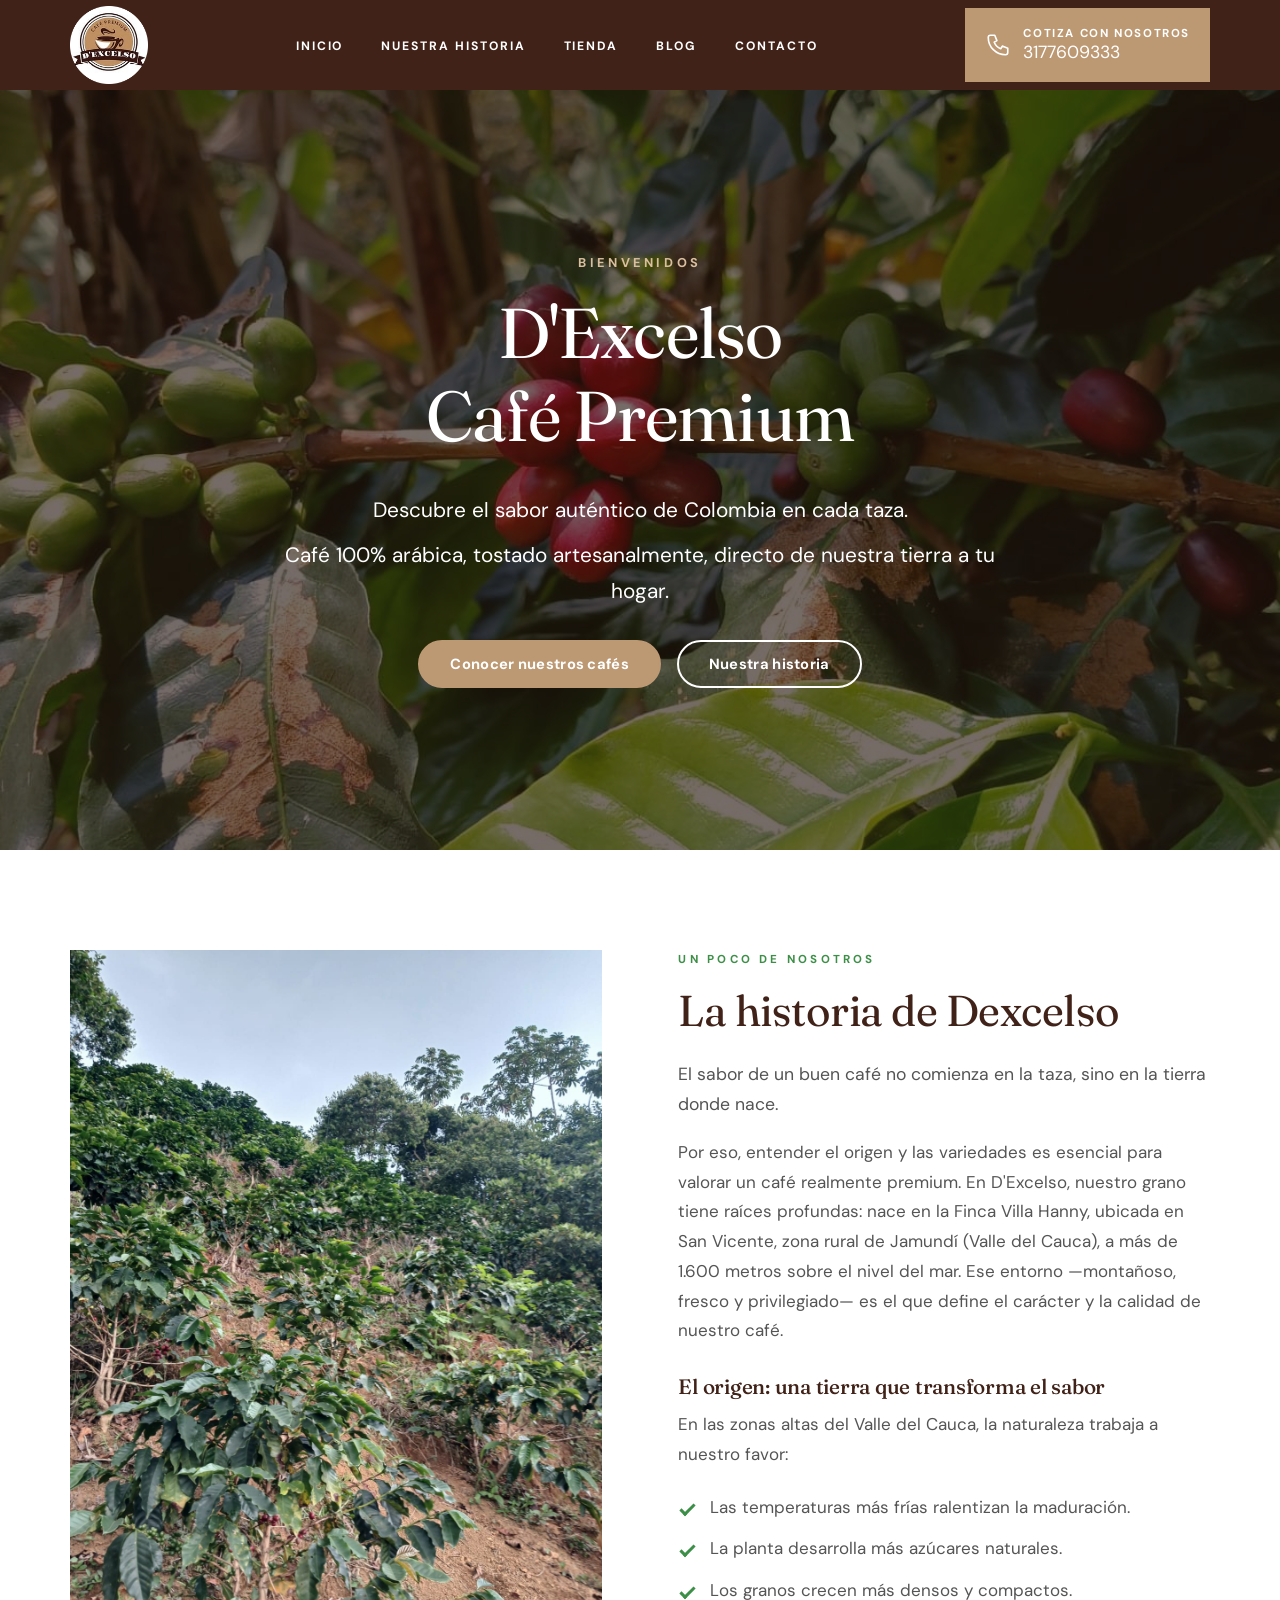
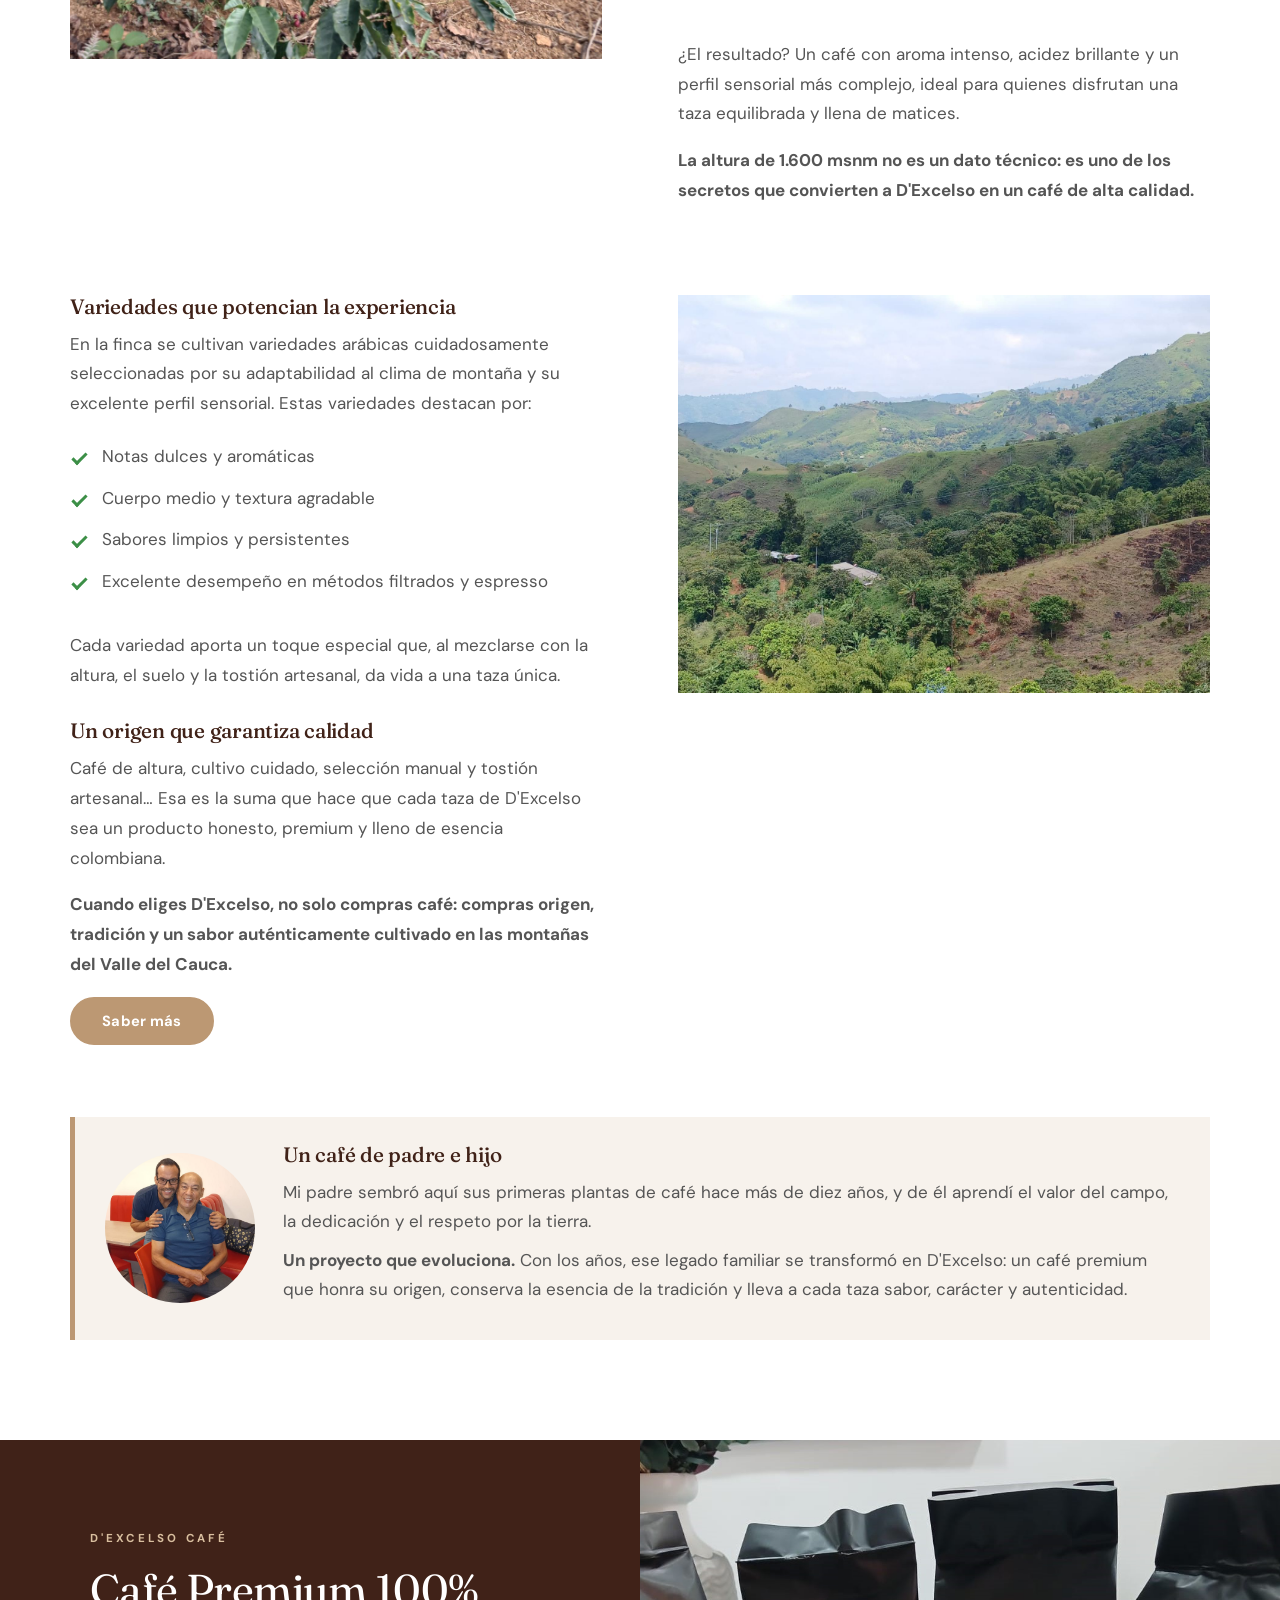
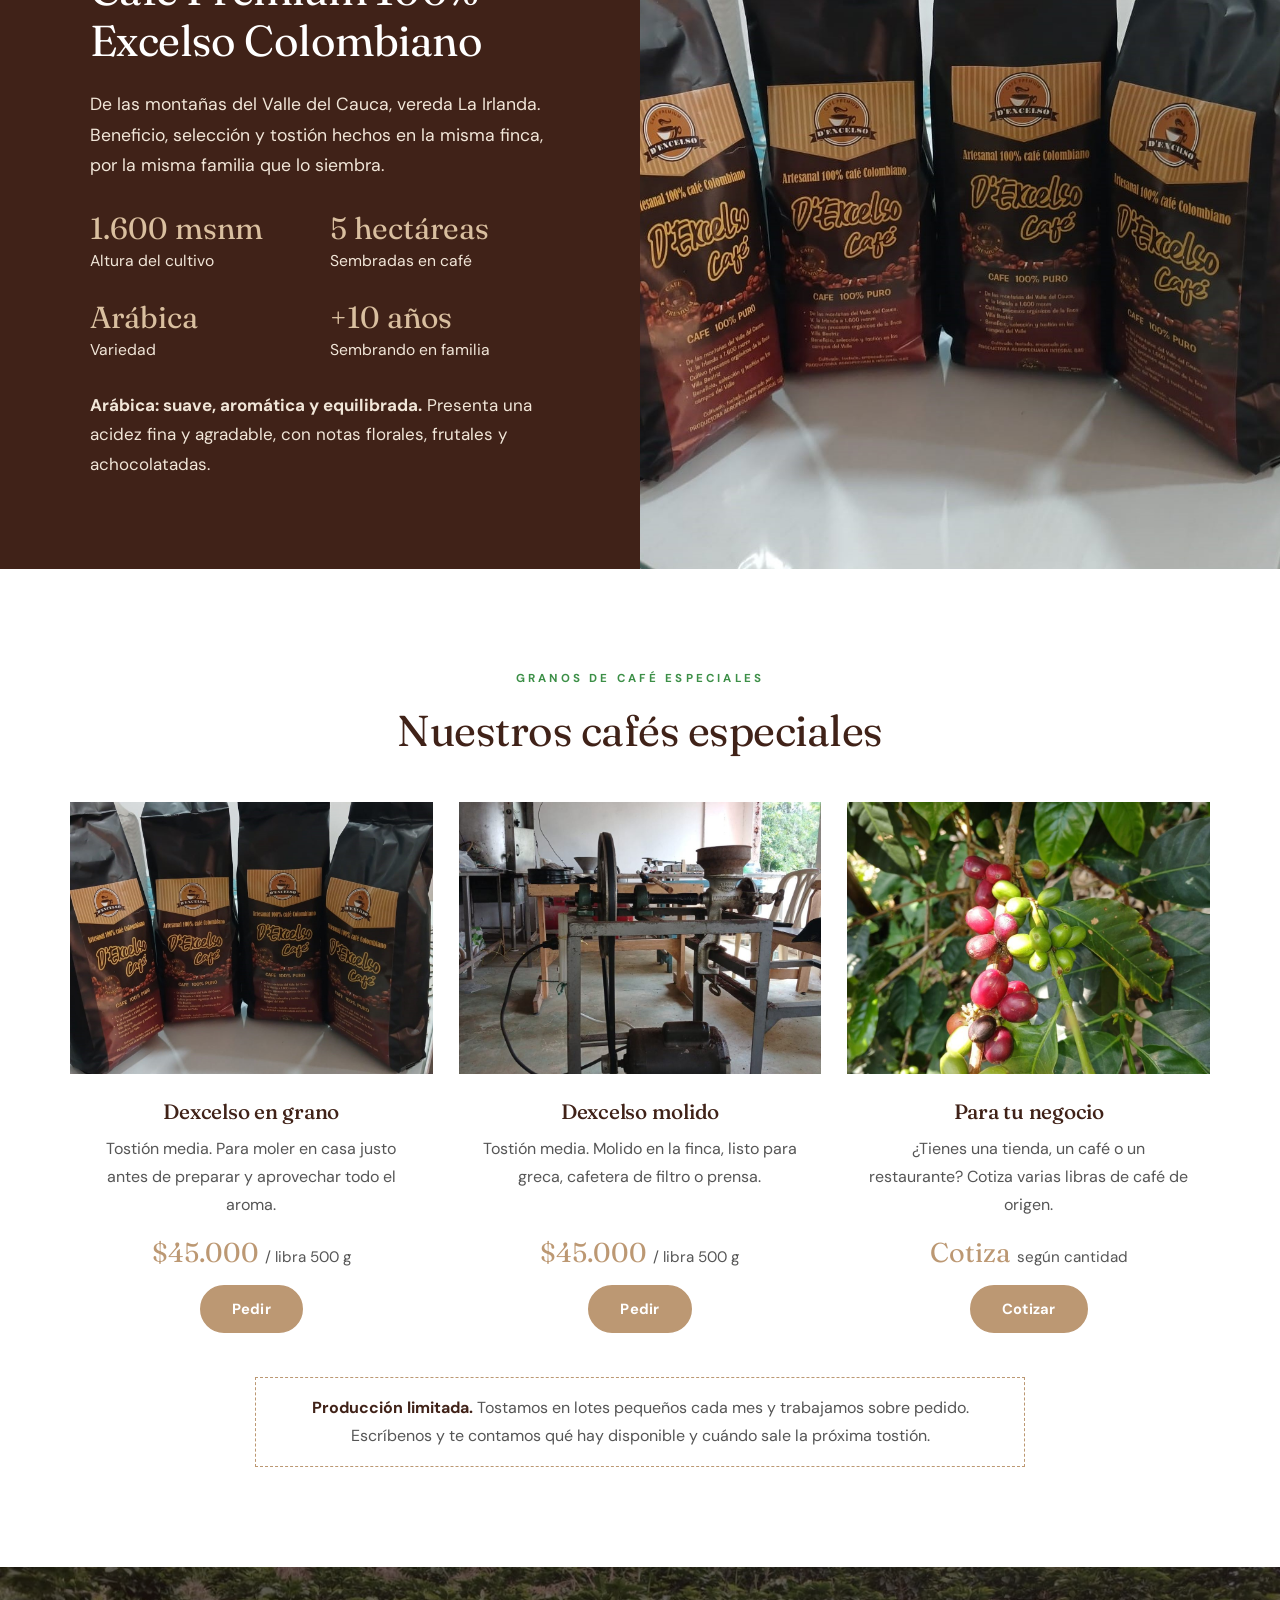
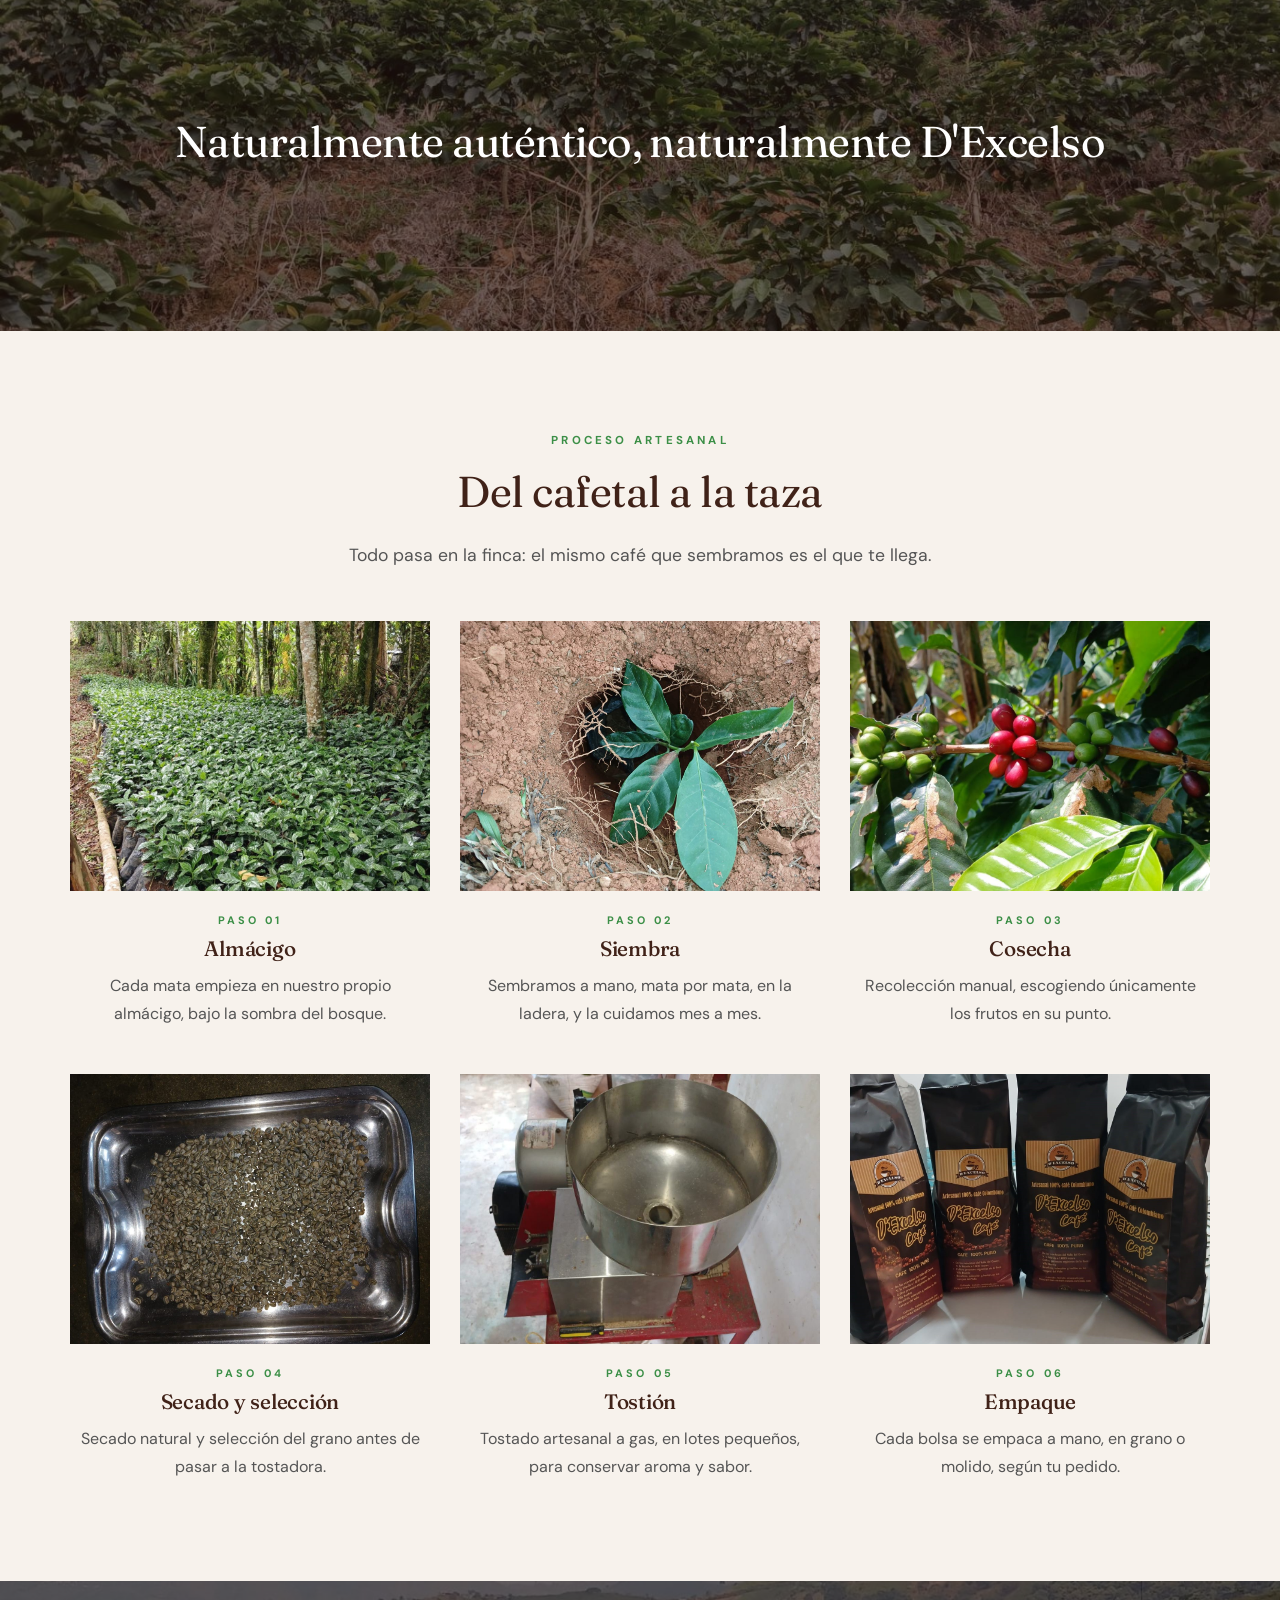
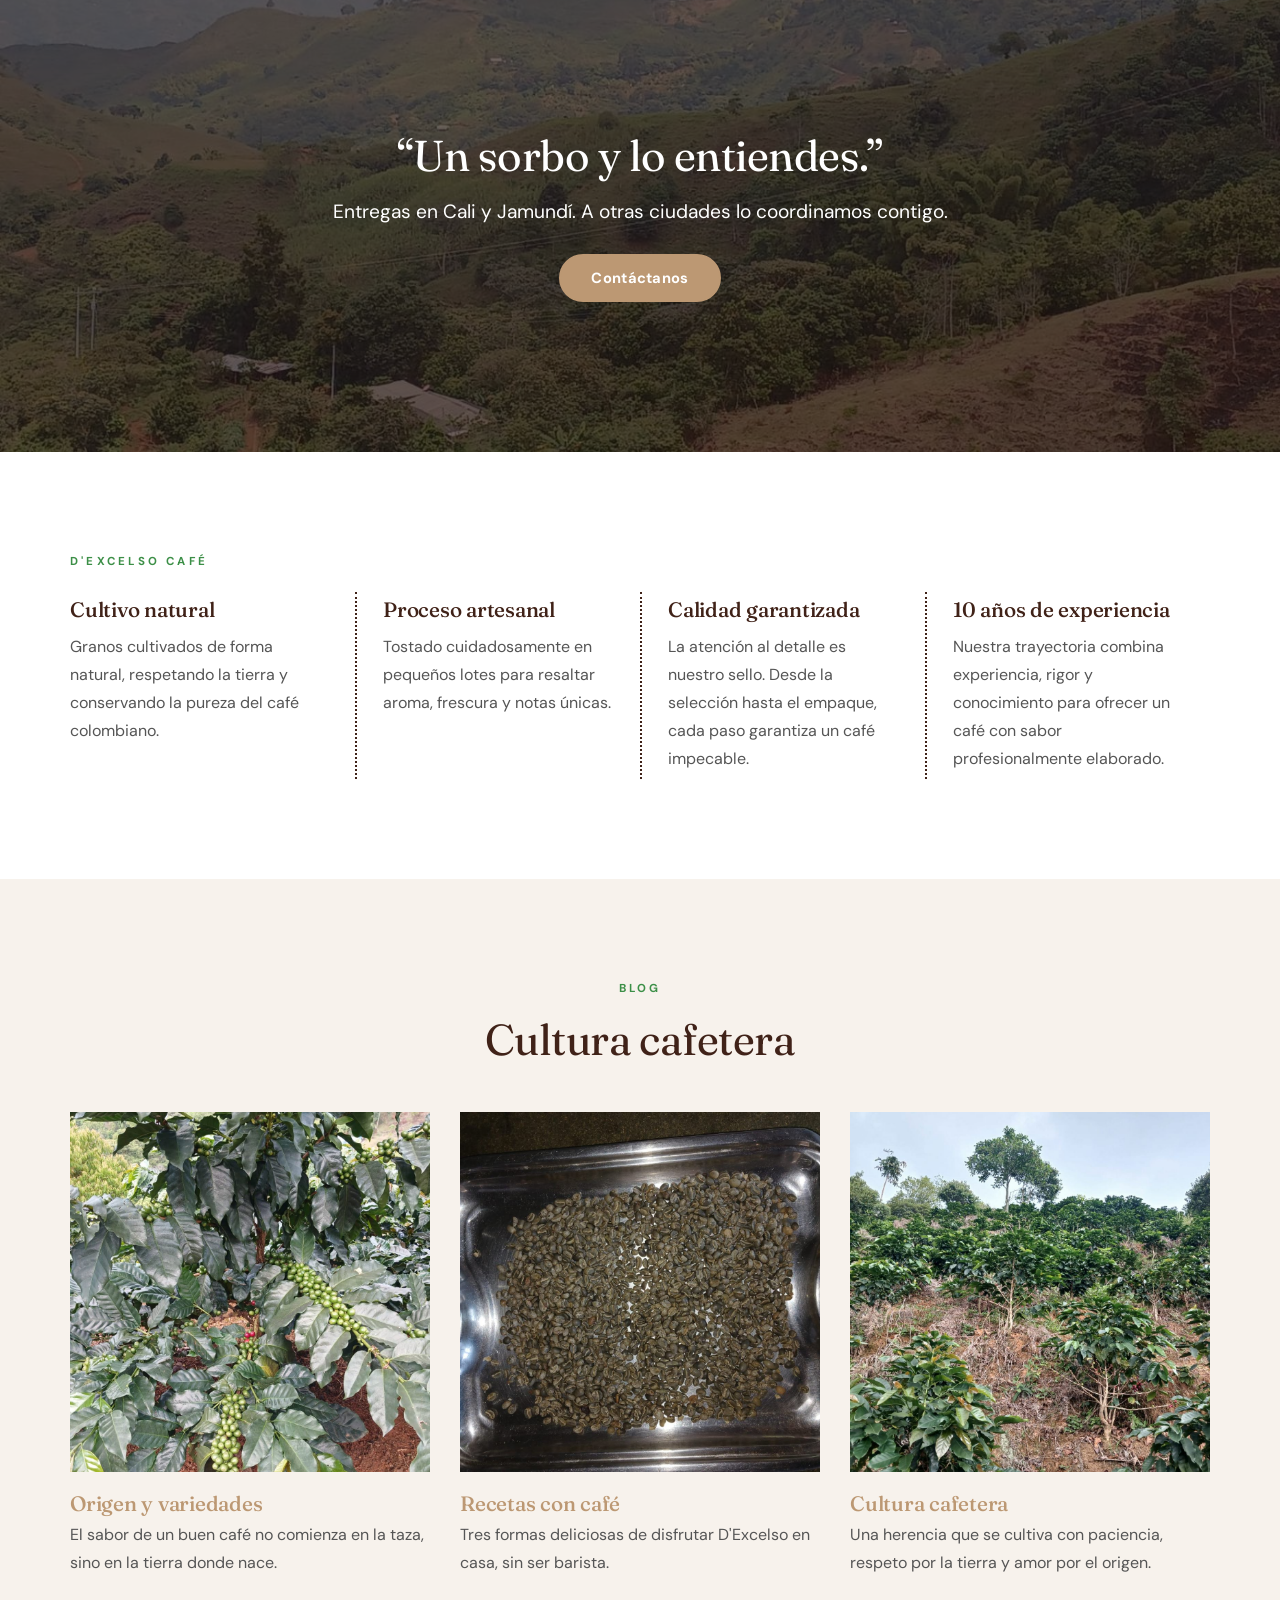
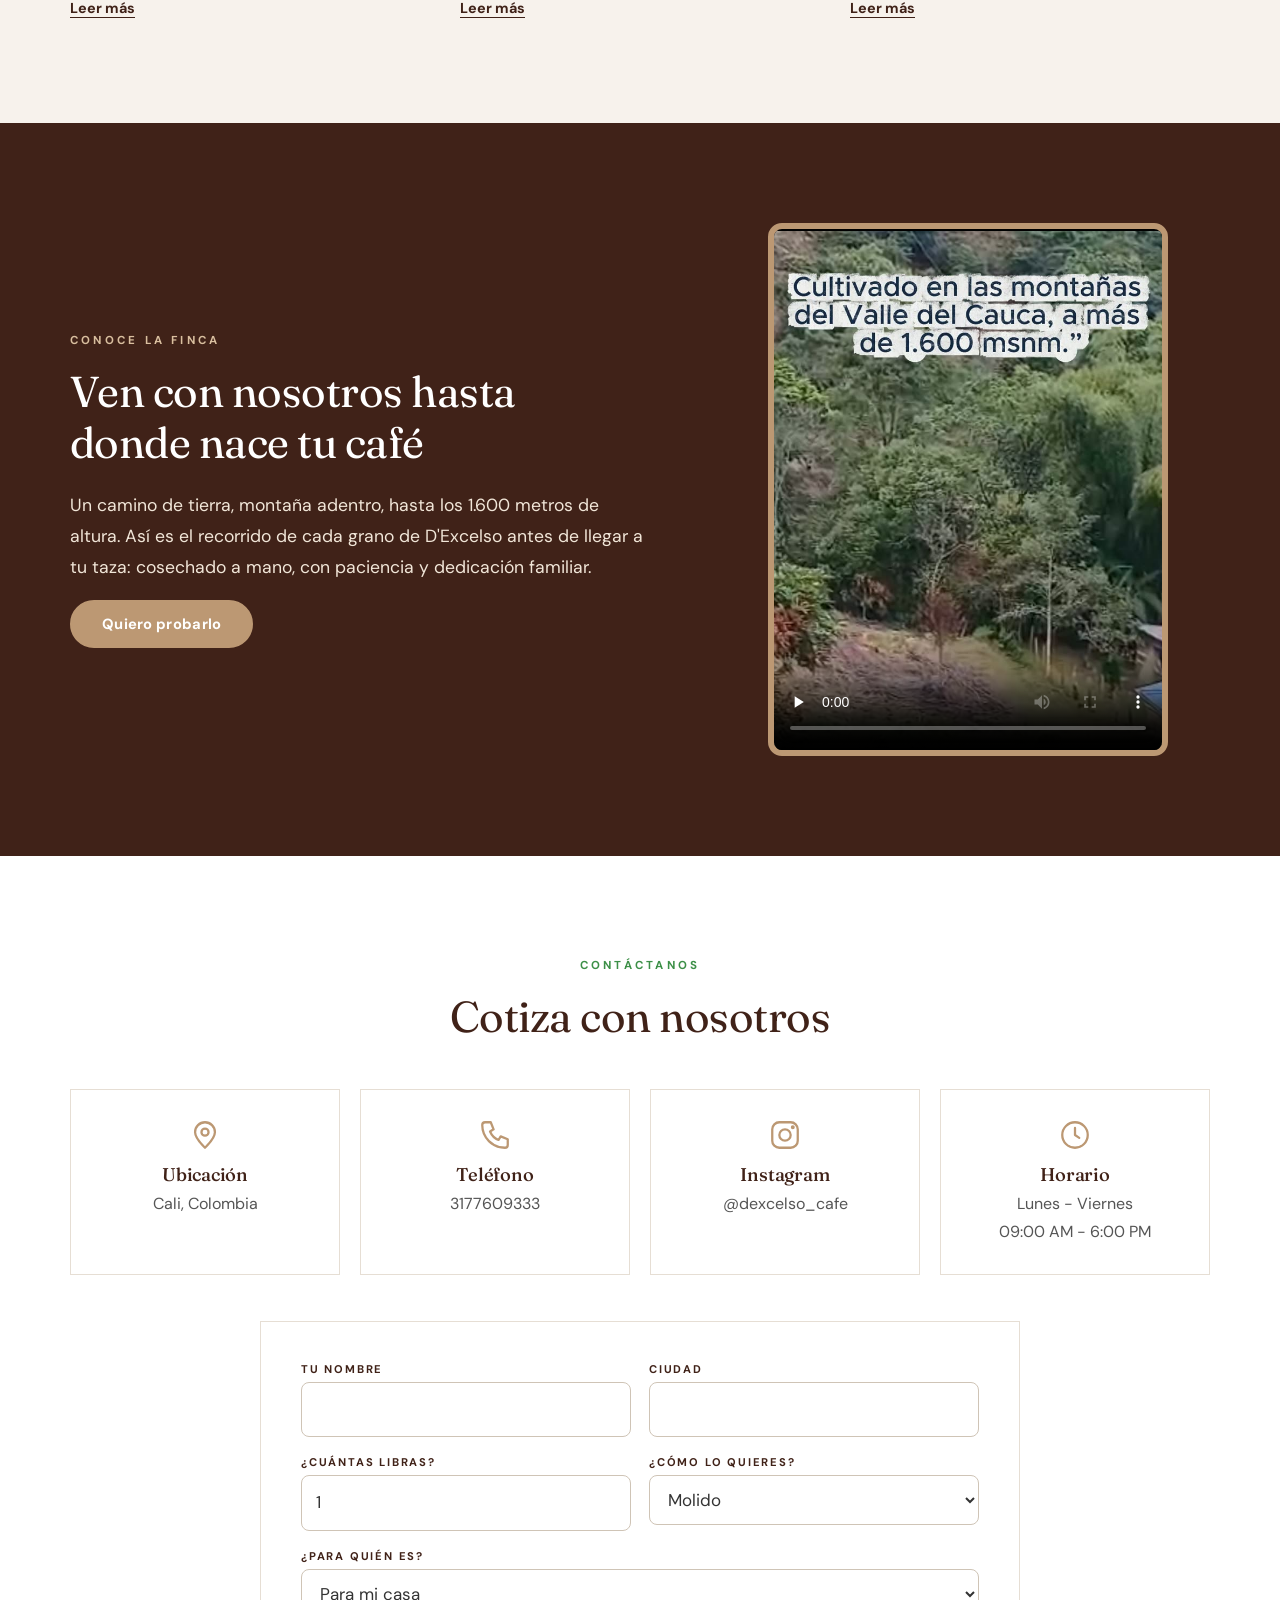
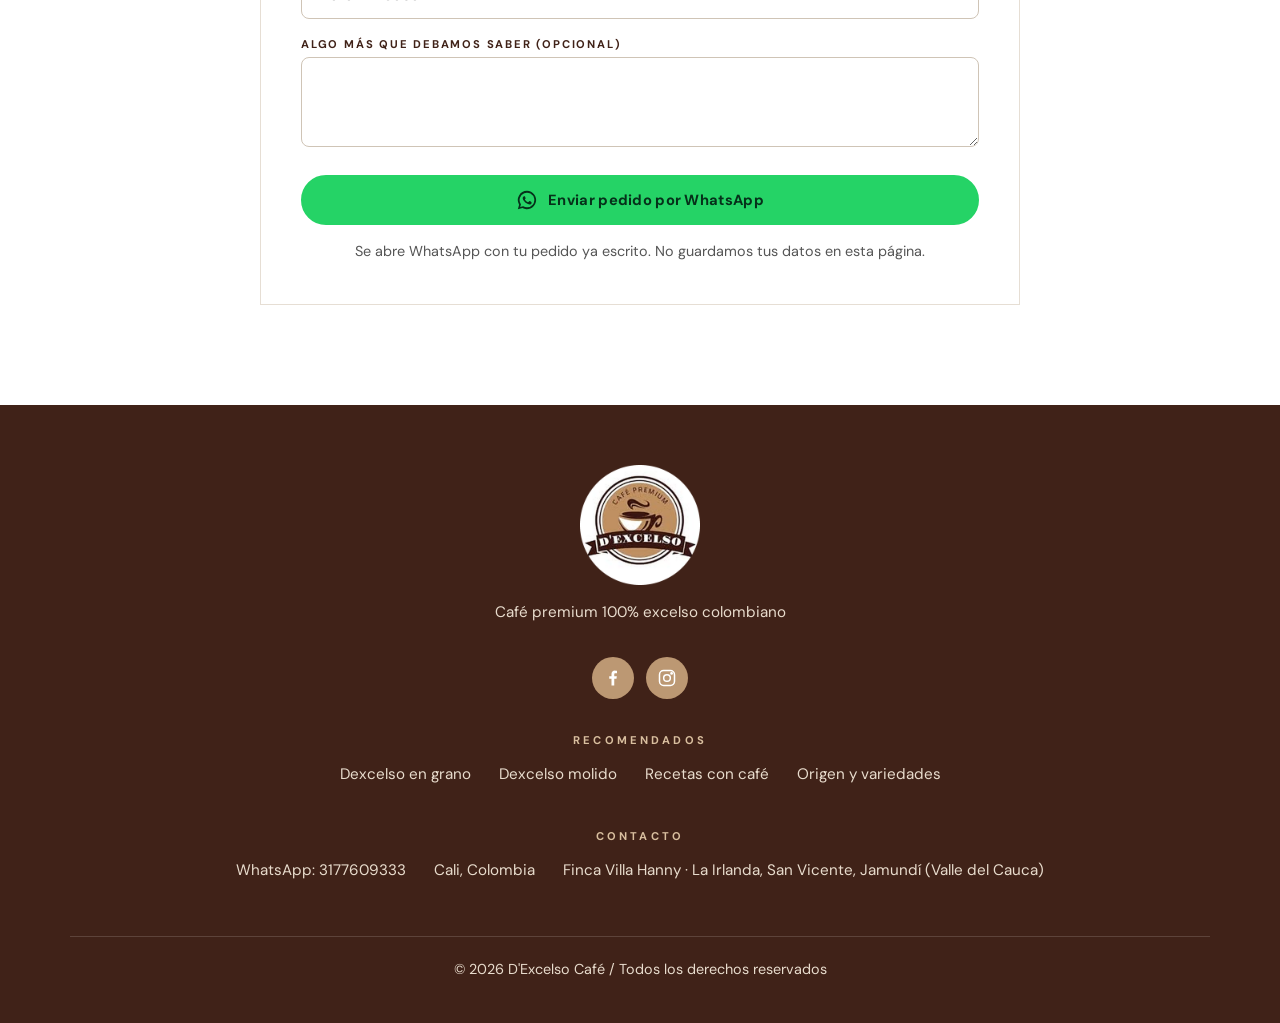
<file: index.html>
<!DOCTYPE html>
<html lang="es-CO" translate="no">
<head>
  <meta charset="utf-8">
  <meta name="viewport" content="width=device-width, initial-scale=1">
  <meta name="google" content="notranslate">
  <title>D'Excelso – Café premium 100% excelso colombiano</title>
  <meta name="description" content="Café de especialidad del Valle del Cauca, cultivado y tostado artesanalmente a 1.600 msnm en la Finca Villa Hanny, La Irlanda (Jamundí). Pídelo por WhatsApp.">
  <meta property="og:title" content="D'Excelso – Café premium 100% excelso colombiano">
  <meta property="og:description" content="Café 100% arábica, tostado artesanalmente, directo de nuestra tierra a tu hogar.">
  <meta property="og:image" content="img/bolsas.jpg">
  <meta property="og:type" content="website">
  <meta name="theme-color" content="#402218">
  <link rel="icon" type="image/png" href="img/logo.png">
  <link rel="preconnect" href="https://fonts.googleapis.com">
  <link rel="preconnect" href="https://fonts.gstatic.com" crossorigin>
  <link href="https://fonts.googleapis.com/css2?family=DM+Sans:opsz,wght@9..40,400;9..40,500;9..40,700&family=Fraunces:ital,opsz,wght@0,9..144,400;0,9..144,500;1,9..144,400&display=swap" rel="stylesheet">
  <link rel="preload" as="image" href="img/portada.jpg">
  <link rel="stylesheet" href="styles.css">
</head>
<body>

  <!-- ===== Barra superior ===== -->
  <header class="nav">
    <div class="contenedor nav__fila">
      <a class="logo" href="#inicio"><img src="img/logo.png" alt="D'Excelso Café Premium" width="300" height="300"></a>
      <ul class="nav__enlaces" id="navEnlaces">
        <li><a href="#inicio">Inicio</a></li>
        <li><a href="#historia">Nuestra historia</a></li>
        <li><a href="#tienda">Tienda</a></li>
        <li><a href="#blog">Blog</a></li>
        <li><a href="#contacto">Contacto</a></li>
      </ul>
      <a class="cotiza js-wa" href="#contacto">
        <svg viewBox="0 0 24 24" fill="none" stroke="currentColor" stroke-width="1.5" stroke-linecap="round" stroke-linejoin="round" aria-hidden="true"><path d="M5 3h4l2 5-2.500 1.500a11 11 0 006 6L16 13l5 2v4a2 2 0 01-2 2A16 16 0 013 5a2 2 0 012-2z"/></svg>
        <div><b>Cotiza con nosotros</b><span>3177609333</span></div>
      </a>
      <button class="nav__boton" id="navBoton" aria-label="Abrir menú" aria-expanded="false" aria-controls="navEnlaces">
        <span></span><span></span><span></span>
      </button>
    </div>
  </header>

  <main>

    <!-- ===== Portada ===== -->
    <section class="hero" id="inicio">
      <div class="contenedor hero__contenido">
        <span class="etiqueta">Bienvenidos</span>
        <h1>D'Excelso<br>Café Premium</h1>
        <p class="hero__texto">Descubre el sabor auténtico de Colombia en cada taza.</p>
        <p class="hero__texto">Café 100% arábica, tostado artesanalmente, directo de nuestra tierra a tu hogar.</p>
        <div class="hero__acciones">
          <a class="btn" href="#tienda">Conocer nuestros cafés</a>
          <a class="btn btn--linea" href="#historia">Nuestra historia</a>
        </div>
      </div>
    </section>

    <!-- ===== Nuestra historia ===== -->
    <section class="seccion" id="historia">
      <div class="contenedor">
        <div class="dos dos--arriba">
          <div class="foto foto--alta">
            <img src="img/cultivo.jpg" alt="Cafetal en ladera en la Finca Villa Hanny, con grano madurando" width="1200" height="1600">
          </div>
          <div>
            <span class="etiqueta">Un poco de nosotros</span>
            <h2>La historia de Dexcelso</h2>
            <p class="bajada">El sabor de un buen café no comienza en la taza, sino en la tierra donde nace.</p>
            <p>
              Por eso, entender el origen y las variedades es esencial para valorar un café realmente premium.
              En D'Excelso, nuestro grano tiene raíces profundas: nace en la Finca Villa Hanny, ubicada en San Vicente,
              zona rural de Jamundí (Valle del Cauca), a más de 1.600 metros sobre el nivel del mar. Ese entorno
              —montañoso, fresco y privilegiado— es el que define el carácter y la calidad de nuestro café.
            </p>

            <h3 class="subtitulo">El origen: una tierra que transforma el sabor</h3>
            <p>En las zonas altas del Valle del Cauca, la naturaleza trabaja a nuestro favor:</p>
            <ul class="compromiso">
              <li>Las temperaturas más frías ralentizan la maduración.</li>
              <li>La planta desarrolla más azúcares naturales.</li>
              <li>Los granos crecen más densos y compactos.</li>
            </ul>
            <p>
              ¿El resultado? Un café con aroma intenso, acidez brillante y un perfil sensorial más complejo, ideal
              para quienes disfrutan una taza equilibrada y llena de matices.
            </p>
            <p><strong>La altura de 1.600 msnm no es un dato técnico: es uno de los secretos que convierten a D'Excelso en un café de alta calidad.</strong></p>
          </div>
        </div>

        <div class="dos dos--arriba" style="margin-top:clamp(40px,6vw,72px)">
          <div>
            <h3 class="subtitulo">Variedades que potencian la experiencia</h3>
            <p>
              En la finca se cultivan variedades arábicas cuidadosamente seleccionadas por su adaptabilidad al clima
              de montaña y su excelente perfil sensorial. Estas variedades destacan por:
            </p>
            <ul class="compromiso">
              <li>Notas dulces y aromáticas</li>
              <li>Cuerpo medio y textura agradable</li>
              <li>Sabores limpios y persistentes</li>
              <li>Excelente desempeño en métodos filtrados y espresso</li>
            </ul>
            <p>Cada variedad aporta un toque especial que, al mezclarse con la altura, el suelo y la tostión artesanal, da vida a una taza única.</p>

            <h3 class="subtitulo">Un origen que garantiza calidad</h3>
            <p>
              Café de altura, cultivo cuidado, selección manual y tostión artesanal… Esa es la suma que hace que cada
              taza de D'Excelso sea un producto honesto, premium y lleno de esencia colombiana.
            </p>
            <p><strong>Cuando eliges D'Excelso, no solo compras café: compras origen, tradición y un sabor auténticamente cultivado en las montañas del Valle del Cauca.</strong></p>
            <a class="btn" href="blog.html#origen">Saber más</a>
          </div>
          <div class="foto">
            <img src="img/paisaje.jpg" alt="Montañas de La Irlanda, San Vicente, Valle del Cauca" loading="lazy" width="1400" height="1050">
          </div>
        </div>

        <aside class="familia">
          <img src="img/familia.jpg" alt="Padre e hijo, los cafeteros detrás de D'Excelso Café" loading="lazy" width="1000" height="1270">
          <div>
            <h3>Un café de padre e hijo</h3>
            <p>
              Mi padre sembró aquí sus primeras plantas de café hace más de diez años, y de él aprendí el valor del
              campo, la dedicación y el respeto por la tierra.
            </p>
            <p>
              <strong>Un proyecto que evoluciona.</strong> Con los años, ese legado familiar se transformó en D'Excelso:
              un café premium que honra su origen, conserva la esencia de la tradición y lleva a cada taza sabor,
              carácter y autenticidad.
            </p>
          </div>
        </aside>
      </div>
    </section>

    <!-- ===== Café Premium 100% Excelso ===== -->
    <section class="seccion seccion--cafe">
      <div class="contenedor premium">
        <div class="premium__foto">
          <img src="img/bolsas.jpg" alt="Bolsas de D'Excelso Café de 500 gramos" loading="lazy" width="1200" height="1200">
        </div>
        <div>
          <span class="etiqueta">D'Excelso Café</span>
          <h2>Café Premium 100% Excelso Colombiano</h2>
          <p class="bajada">
            De las montañas del Valle del Cauca, vereda La Irlanda. Beneficio, selección y tostión
            hechos en la misma finca, por la misma familia que lo siembra.
          </p>
          <div class="cifras">
            <div class="cifra"><strong>1.600 msnm</strong><span>Altura del cultivo</span></div>
            <div class="cifra"><strong>5 hectáreas</strong><span>Sembradas en café</span></div>
            <div class="cifra"><strong>Arábica</strong><span>Variedad</span></div>
            <div class="cifra"><strong>+10 años</strong><span>Sembrando en familia</span></div>
          </div>
          <p style="margin:26px 0 0">
            <strong>Arábica: suave, aromática y equilibrada.</strong> Presenta una acidez fina y agradable,
            con notas florales, frutales y achocolatadas.
          </p>
        </div>
      </div>
    </section>

    <!-- ===== Tienda ===== -->
    <section class="seccion centro" id="tienda">
      <div class="contenedor">
        <span class="etiqueta">Granos de café especiales</span>
        <h2>Nuestros cafés especiales</h2>

        <div class="tienda">
          <article class="cafe-card">
            <img src="img/bolsas.jpg" alt="Bolsas de D'Excelso Café" loading="lazy">
            <div class="cafe-card__cuerpo">
              <h3>Dexcelso en grano</h3>
              <p>Tostión media. Para moler en casa justo antes de preparar y aprovechar todo el aroma.</p>
              <p class="precio"><span class="js-precio">$45.000</span> <small>/ libra 500 g</small></p>
              <a class="btn js-wa" href="#contacto" data-mensaje="Hola, quiero pedir D'Excelso Café en grano. ¿Qué disponibilidad tienen?">Pedir</a>
            </div>
          </article>
          <article class="cafe-card">
            <img src="img/molino.jpg" alt="Molino de café de la finca" loading="lazy">
            <div class="cafe-card__cuerpo">
              <h3>Dexcelso molido</h3>
              <p>Tostión media. Molido en la finca, listo para greca, cafetera de filtro o prensa.</p>
              <p class="precio"><span class="js-precio">$45.000</span> <small>/ libra 500 g</small></p>
              <a class="btn js-wa" href="#contacto" data-mensaje="Hola, quiero pedir D'Excelso Café molido. ¿Qué disponibilidad tienen?">Pedir</a>
            </div>
          </article>
          <article class="cafe-card">
            <img src="img/cerezas.jpg" alt="Cerezas de café maduras en la rama" loading="lazy">
            <div class="cafe-card__cuerpo">
              <h3>Para tu negocio</h3>
              <p>¿Tienes una tienda, un café o un restaurante? Cotiza varias libras de café de origen.</p>
              <p class="precio">Cotiza <small>según cantidad</small></p>
              <a class="btn js-wa" href="#contacto" data-mensaje="Hola, tengo un negocio y quiero cotizar D'Excelso Café por varias libras.">Cotizar</a>
            </div>
          </article>
        </div>

        <p class="aviso"><b>Producción limitada.</b> Tostamos en lotes pequeños cada mes y trabajamos sobre pedido.
          Escríbenos y te contamos qué hay disponible y cuándo sale la próxima tostión.</p>
      </div>
    </section>

    <!-- ===== Franja ===== -->
    <section class="franja franja--cafetal">
      <div class="contenedor">
        <h2>Naturalmente auténtico, naturalmente D'Excelso</h2>
      </div>
    </section>

    <!-- ===== Del cafetal a la taza ===== -->
    <section class="seccion seccion--arena centro" id="proceso">
      <div class="contenedor">
        <span class="etiqueta">Proceso artesanal</span>
        <h2>Del cafetal a la taza</h2>
        <p class="bajada">Todo pasa en la finca: el mismo café que sembramos es el que te llega.</p>

        <div class="pasos">
          <article class="paso">
            <img src="img/almacigo.jpg" alt="Almácigo de plántulas de café bajo sombra" loading="lazy">
            <div class="paso__cuerpo"><h3>Almácigo</h3><p>Cada mata empieza en nuestro propio almácigo, bajo la sombra del bosque.</p></div>
          </article>
          <article class="paso">
            <img src="img/siembra.jpg" alt="Colino de café recién sembrado" loading="lazy">
            <div class="paso__cuerpo"><h3>Siembra</h3><p>Sembramos a mano, mata por mata, en la ladera, y la cuidamos mes a mes.</p></div>
          </article>
          <article class="paso">
            <img src="img/cerezas2.jpg" alt="Cerezas de café rojas y maduras" loading="lazy">
            <div class="paso__cuerpo"><h3>Cosecha</h3><p>Recolección manual, escogiendo únicamente los frutos en su punto.</p></div>
          </article>
          <article class="paso">
            <img src="img/grano.jpg" alt="Granos de café seleccionados" loading="lazy">
            <div class="paso__cuerpo"><h3>Secado y selección</h3><p>Secado natural y selección del grano antes de pasar a la tostadora.</p></div>
          </article>
          <article class="paso">
            <img src="img/tostadora.jpg" alt="Tostadora artesanal de la finca" loading="lazy">
            <div class="paso__cuerpo"><h3>Tostión</h3><p>Tostado artesanal a gas, en lotes pequeños, para conservar aroma y sabor.</p></div>
          </article>
          <article class="paso">
            <img src="img/bolsas.jpg" alt="Bolsas de D'Excelso Café" loading="lazy">
            <div class="paso__cuerpo"><h3>Empaque</h3><p>Cada bolsa se empaca a mano, en grano o molido, según tu pedido.</p></div>
          </article>
        </div>
      </div>
    </section>

    <!-- ===== Franja: un sorbo ===== -->
    <section class="franja franja--paisaje">
      <div class="contenedor">
        <h2>“Un sorbo y lo entiendes.”</h2>
        <p>Entregas en Cali y Jamundí. A otras ciudades lo coordinamos contigo.</p>
        <a class="btn" href="#contacto">Contáctanos</a>
      </div>
    </section>

    <!-- ===== Cuatro razones ===== -->
    <section class="seccion">
      <div class="contenedor">
        <span class="etiqueta">D'Excelso Café</span>
        <div class="cuatro" style="margin-top:20px">
          <div>
            <h3>Cultivo natural</h3>
            <p>Granos cultivados de forma natural, respetando la tierra y conservando la pureza del café colombiano.</p>
          </div>
          <div>
            <h3>Proceso artesanal</h3>
            <p>Tostado cuidadosamente en pequeños lotes para resaltar aroma, frescura y notas únicas.</p>
          </div>
          <div>
            <h3>Calidad garantizada</h3>
            <p>La atención al detalle es nuestro sello. Desde la selección hasta el empaque, cada paso garantiza un café impecable.</p>
          </div>
          <div>
            <h3>10 años de experiencia</h3>
            <p>Nuestra trayectoria combina experiencia, rigor y conocimiento para ofrecer un café con sabor profesionalmente elaborado.</p>
          </div>
        </div>
      </div>
    </section>

    <!-- ===== Blog ===== -->
    <section class="seccion seccion--arena centro" id="blog">
      <div class="contenedor">
        <span class="etiqueta">Blog</span>
        <h2>Cultura cafetera</h2>

        <div class="blog">
          <article class="entrada">
            <a href="blog.html#origen"><img src="img/rama.jpg" alt="Rama de café cargada de grano" loading="lazy"></a>
            <h3><a href="blog.html#origen">Origen y variedades</a></h3>
            <p>El sabor de un buen café no comienza en la taza, sino en la tierra donde nace.</p>
            <a class="leer" href="blog.html#origen">Leer más</a>
          </article>
          <article class="entrada">
            <a href="blog.html#recetas"><img src="img/grano.jpg" alt="Granos de café" loading="lazy"></a>
            <h3><a href="blog.html#recetas">Recetas con café</a></h3>
            <p>Tres formas deliciosas de disfrutar D'Excelso en casa, sin ser barista.</p>
            <a class="leer" href="blog.html#recetas">Leer más</a>
          </article>
          <article class="entrada">
            <a href="blog.html#cultura"><img src="img/cafetal.jpg" alt="Cafetal en ladera" loading="lazy"></a>
            <h3><a href="blog.html#cultura">Cultura cafetera</a></h3>
            <p>Una herencia que se cultiva con paciencia, respeto por la tierra y amor por el origen.</p>
            <a class="leer" href="blog.html#cultura">Leer más</a>
          </article>
        </div>
      </div>
    </section>

    <!-- ===== Video ===== -->
    <section class="seccion seccion--cafe" id="video">
      <div class="contenedor video">
        <div>
          <span class="etiqueta">Conoce la finca</span>
          <h2>Ven con nosotros hasta donde nace tu café</h2>
          <p class="bajada">
            Un camino de tierra, montaña adentro, hasta los 1.600 metros de altura. Así es el recorrido de cada
            grano de D'Excelso antes de llegar a tu taza: cosechado a mano, con paciencia y dedicación familiar.
          </p>
          <a class="btn" href="#contacto">Quiero probarlo</a>
        </div>
        <video controls playsinline preload="none" poster="img/video-portada.jpg" width="720" height="960">
          <source src="video/finca.mp4" type="video/mp4">
          Tu navegador no puede reproducir este video.
        </video>
      </div>
    </section>

    <!-- ===== Contacto ===== -->
    <section class="seccion centro" id="contacto">
      <div class="contenedor">
        <span class="etiqueta">Contáctanos</span>
        <h2>Cotiza con nosotros</h2>

        <div class="contacto-datos">
          <div>
            <svg viewBox="0 0 24 24" fill="none" stroke="currentColor" stroke-width="1.6" stroke-linecap="round" stroke-linejoin="round" aria-hidden="true"><path d="M12 21c-4-4-7-7.500-7-11a7 7 0 0114 0c0 3.500-3 7-7 11z"/><circle cx="12" cy="10" r="2.500"/></svg>
            <h3>Ubicación</h3><p>Cali, Colombia</p>
          </div>
          <div>
            <svg viewBox="0 0 24 24" fill="none" stroke="currentColor" stroke-width="1.6" stroke-linecap="round" stroke-linejoin="round" aria-hidden="true"><path d="M5 3h4l2 5-2.500 1.500a11 11 0 006 6L16 13l5 2v4a2 2 0 01-2 2A16 16 0 013 5a2 2 0 012-2z"/></svg>
            <h3>Teléfono</h3><p><a class="js-wa" href="#contacto">3177609333</a></p>
          </div>
          <div>
            <svg viewBox="0 0 24 24" fill="none" stroke="currentColor" stroke-width="1.6" stroke-linecap="round" stroke-linejoin="round" aria-hidden="true"><rect x="3" y="3" width="18" height="18" rx="5"/><circle cx="12" cy="12" r="4"/><circle cx="17.500" cy="6.500" r=".6" fill="currentColor"/></svg>
            <h3>Instagram</h3><p><a href="https://www.instagram.com/dexcelso_cafe/" target="_blank" rel="noopener">@dexcelso_cafe</a></p>
          </div>
          <div>
            <svg viewBox="0 0 24 24" fill="none" stroke="currentColor" stroke-width="1.6" stroke-linecap="round" stroke-linejoin="round" aria-hidden="true"><circle cx="12" cy="12" r="9"/><path d="M12 7v5l3 2"/></svg>
            <h3>Horario</h3><p>Lunes - Viernes<br>09:00 AM - 6:00 PM</p>
          </div>
        </div>

        <form class="form" id="formPedido" novalidate>
          <div class="form__fila">
            <label class="campo"><span>Tu nombre</span>
              <input type="text" name="nombre" autocomplete="name" required>
            </label>
            <label class="campo"><span>Ciudad</span>
              <input type="text" name="ciudad" autocomplete="address-level2" required>
            </label>
          </div>
          <div class="form__fila">
            <label class="campo"><span>¿Cuántas libras?</span>
              <input type="number" name="libras" min="1" max="100" value="1" inputmode="numeric" required>
            </label>
            <label class="campo"><span>¿Cómo lo quieres?</span>
              <select name="presentacion">
                <option>Molido</option>
                <option>En grano</option>
              </select>
            </label>
          </div>
          <label class="campo"><span>¿Para quién es?</span>
            <select name="uso">
              <option>Para mi casa</option>
              <option>Para regalar</option>
              <option>Para mi negocio</option>
            </select>
          </label>
          <label class="campo"><span>Algo más que debamos saber (opcional)</span>
            <textarea name="nota"></textarea>
          </label>
          <button class="btn btn--wa btn--ancho" type="submit">
            <svg viewBox="0 0 24 24" fill="currentColor" aria-hidden="true"><path d="M12 2a10 10 0 00-8.600 15.100L2 22l5-1.300A10 10 0 1012 2zm0 18a8 8 0 01-4.100-1.100l-.300-.200-3 .800.800-2.900-.200-.300A8 8 0 1112 20zm4.400-6c-.200-.100-1.400-.700-1.600-.800s-.400-.100-.500.100-.600.800-.800 1-.300.200-.500.100a6.500 6.500 0 01-3.200-2.800c-.200-.400.200-.400.700-1.200.100-.200 0-.300 0-.400l-.700-1.800c-.200-.500-.400-.400-.500-.400h-.500a.900.900 0 00-.600.300 2.700 2.700 0 00-.900 2 4.700 4.700 0 001 2.500 10.800 10.800 0 004.100 3.600c1.500.600 2.100.700 2.900.600a2.400 2.400 0 001.600-1.100 2 2 0 00.100-1.100c0-.100-.200-.200-.400-.300z"/></svg>
            Enviar pedido por WhatsApp
          </button>
          <p class="form__nota">Se abre WhatsApp con tu pedido ya escrito. No guardamos tus datos en esta página.</p>
        </form>
      </div>
    </section>

  </main>

  <!-- ===== Pie ===== -->
  <footer class="pie">
    <div class="contenedor">
      <div class="pie__grilla">
        <div>
          <a class="logo" href="#inicio"><img src="img/logo.png" alt="D'Excelso Café Premium" width="300" height="300" loading="lazy"></a>
          <p style="margin-top:14px">Café premium 100% excelso colombiano</p>
          <div class="redes">
            <a href="https://www.facebook.com/profile.php?id=61578627552477" target="_blank" rel="noopener" aria-label="Facebook">
              <svg viewBox="0 0 24 24" fill="currentColor" aria-hidden="true"><path d="M13.500 21v-8h2.700l.400-3.200h-3.100V7.800c0-.900.300-1.500 1.600-1.500h1.700V3.400A21 21 0 0014.300 3c-2.500 0-4.100 1.500-4.100 4.300v2.500H7.500V13h2.700v8z"/></svg>
            </a>
            <a href="https://www.instagram.com/dexcelso_cafe/" target="_blank" rel="noopener" aria-label="Instagram">
              <svg viewBox="0 0 24 24" fill="none" stroke="currentColor" stroke-width="1.8" aria-hidden="true"><rect x="3" y="3" width="18" height="18" rx="5"/><circle cx="12" cy="12" r="4"/><circle cx="17.500" cy="6.500" r=".8" fill="currentColor"/></svg>
            </a>
          </div>
        </div>
        <div>
          <h3>Recomendados</h3>
          <ul>
            <li><a href="#tienda">Dexcelso en grano</a></li>
            <li><a href="#tienda">Dexcelso molido</a></li>
            <li><a href="blog.html#recetas">Recetas con café</a></li>
            <li><a href="blog.html#origen">Origen y variedades</a></li>
          </ul>
        </div>
        <div>
          <h3>Contacto</h3>
          <ul>
            <li><a class="js-wa" href="#contacto">WhatsApp: 3177609333</a></li>
            <li>Cali, Colombia</li>
            <li>Finca Villa Hanny · La Irlanda, San Vicente, Jamundí (Valle del Cauca)</li>
          </ul>
        </div>
      </div>
      <p class="pie__legal">© <span class="js-anio">2026</span> D'Excelso Café / Todos los derechos reservados</p>
    </div>
  </footer>

  <a class="wa-flotante js-wa" id="waFlotante" href="#contacto" aria-label="Escribir por WhatsApp">
    <svg viewBox="0 0 24 24" fill="currentColor" aria-hidden="true"><path d="M12 2a10 10 0 00-8.600 15.100L2 22l5-1.300A10 10 0 1012 2zm0 18a8 8 0 01-4.100-1.100l-.300-.200-3 .800.800-2.900-.200-.300A8 8 0 1112 20zm4.400-6c-.200-.100-1.400-.700-1.600-.800s-.400-.100-.500.100-.600.800-.800 1-.300.200-.500.100a6.500 6.500 0 01-3.200-2.800c-.200-.400.200-.400.700-1.200.100-.200 0-.300 0-.400l-.700-1.800c-.200-.500-.400-.400-.500-.400h-.500a.900.900 0 00-.600.300 2.700 2.700 0 00-.900 2 4.700 4.700 0 001 2.500 10.800 10.800 0 004.100 3.600c1.500.600 2.100.700 2.900.600a2.400 2.400 0 001.600-1.100 2 2 0 00.100-1.100c0-.100-.200-.200-.400-.300z"/></svg>
  </a>

  <script src="sitio.js"></script>
</body>
</html>
</file>
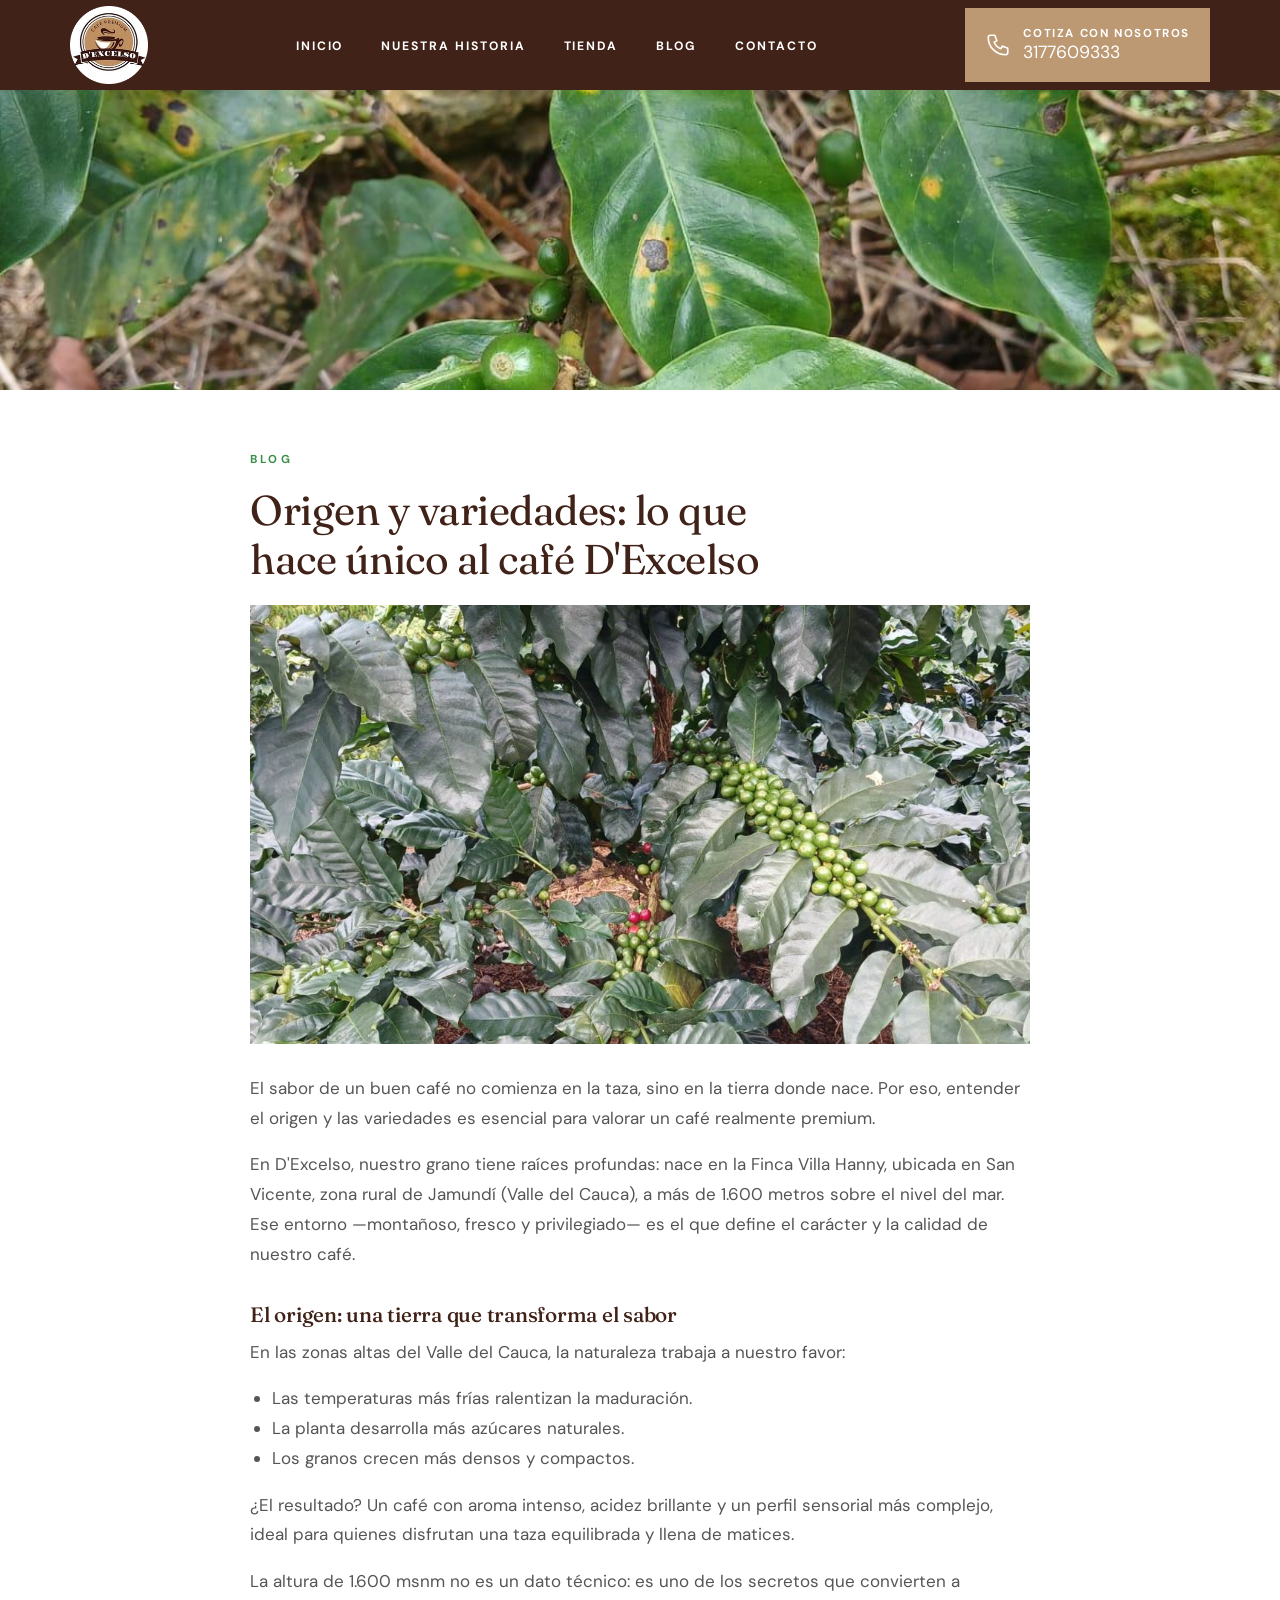
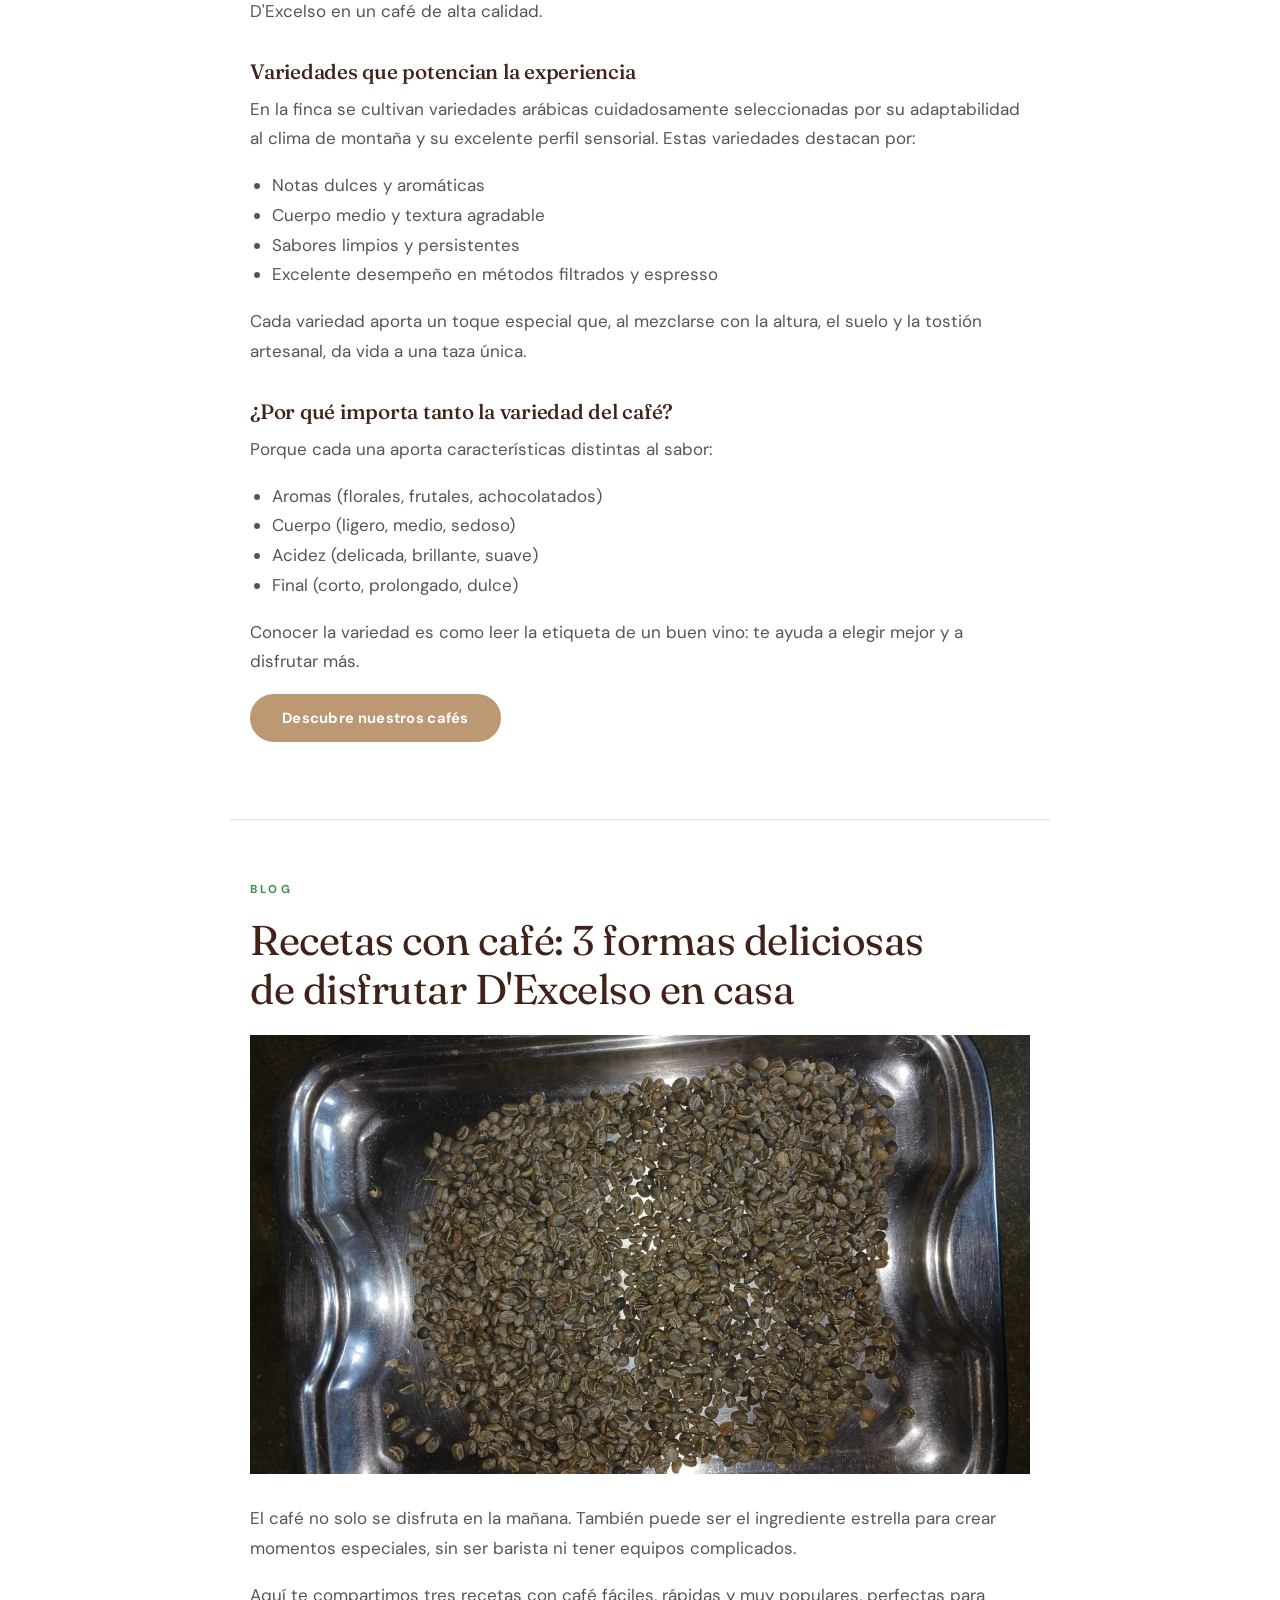
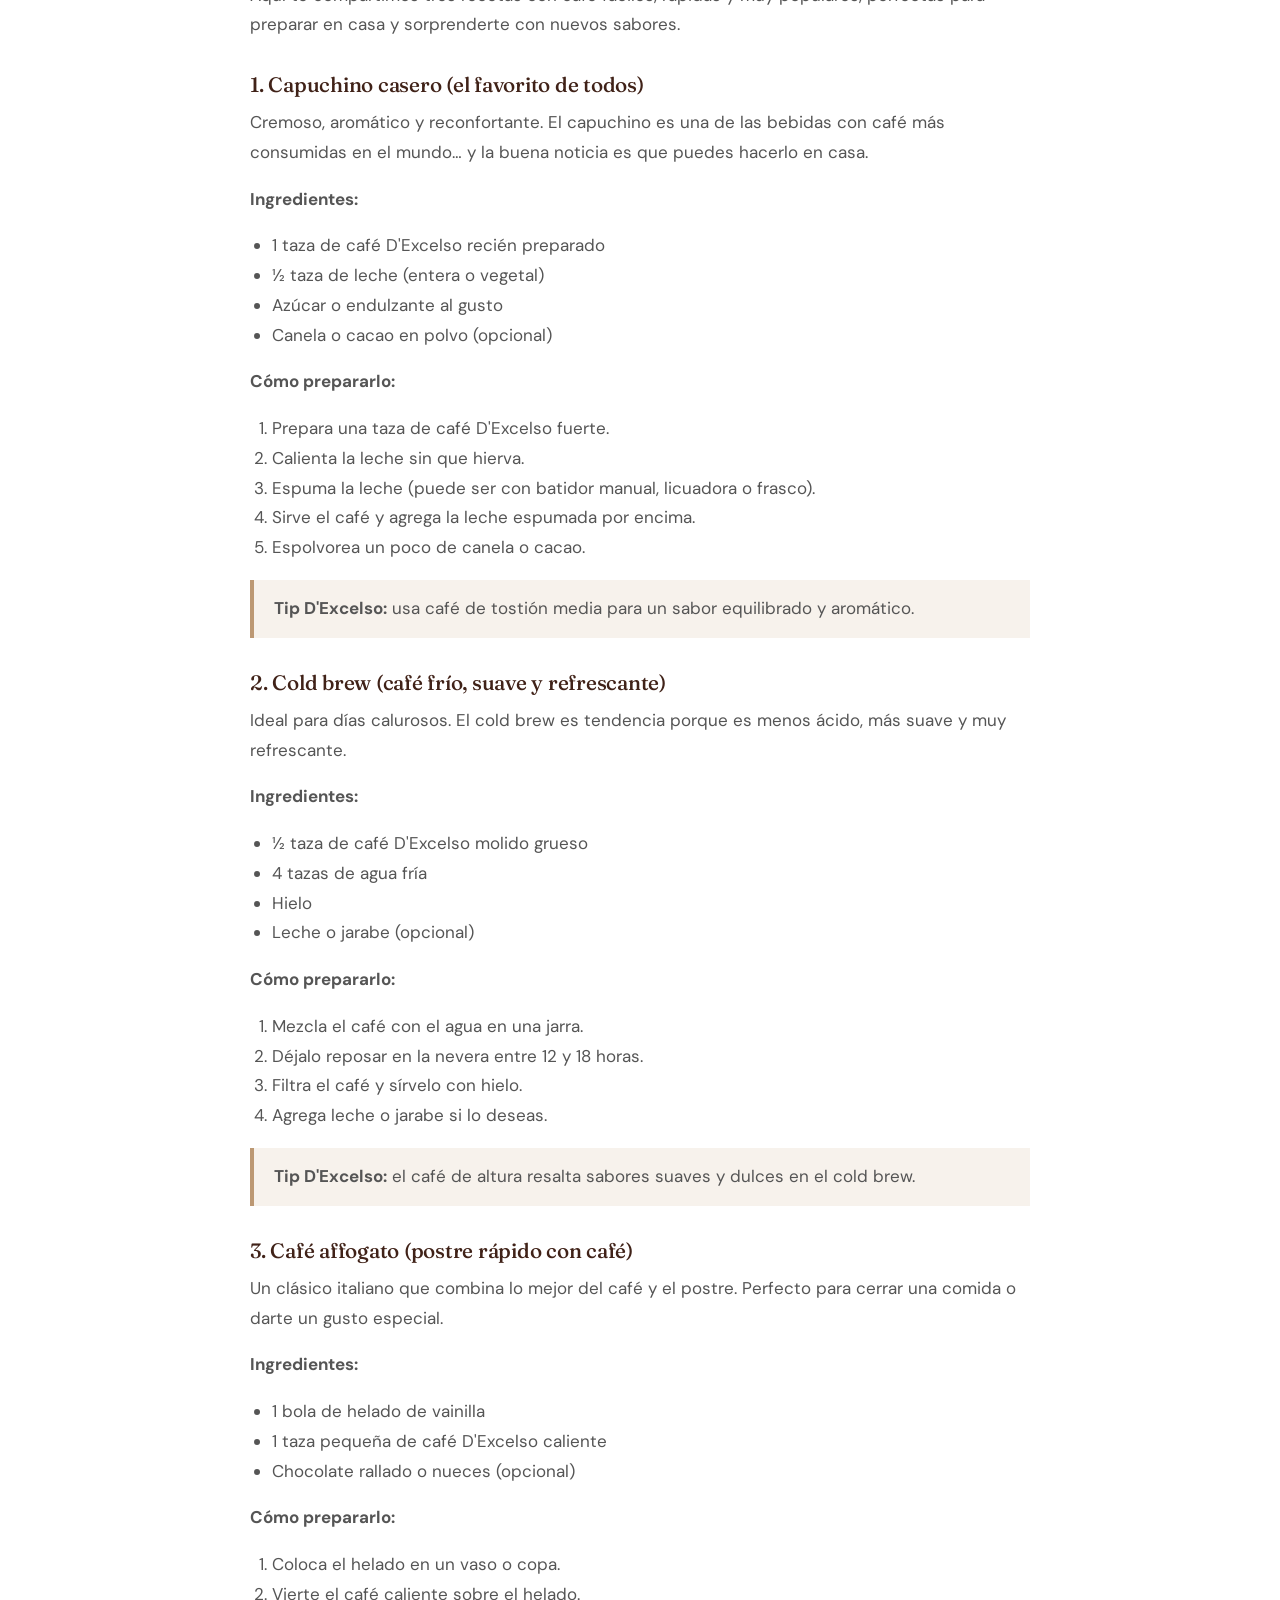
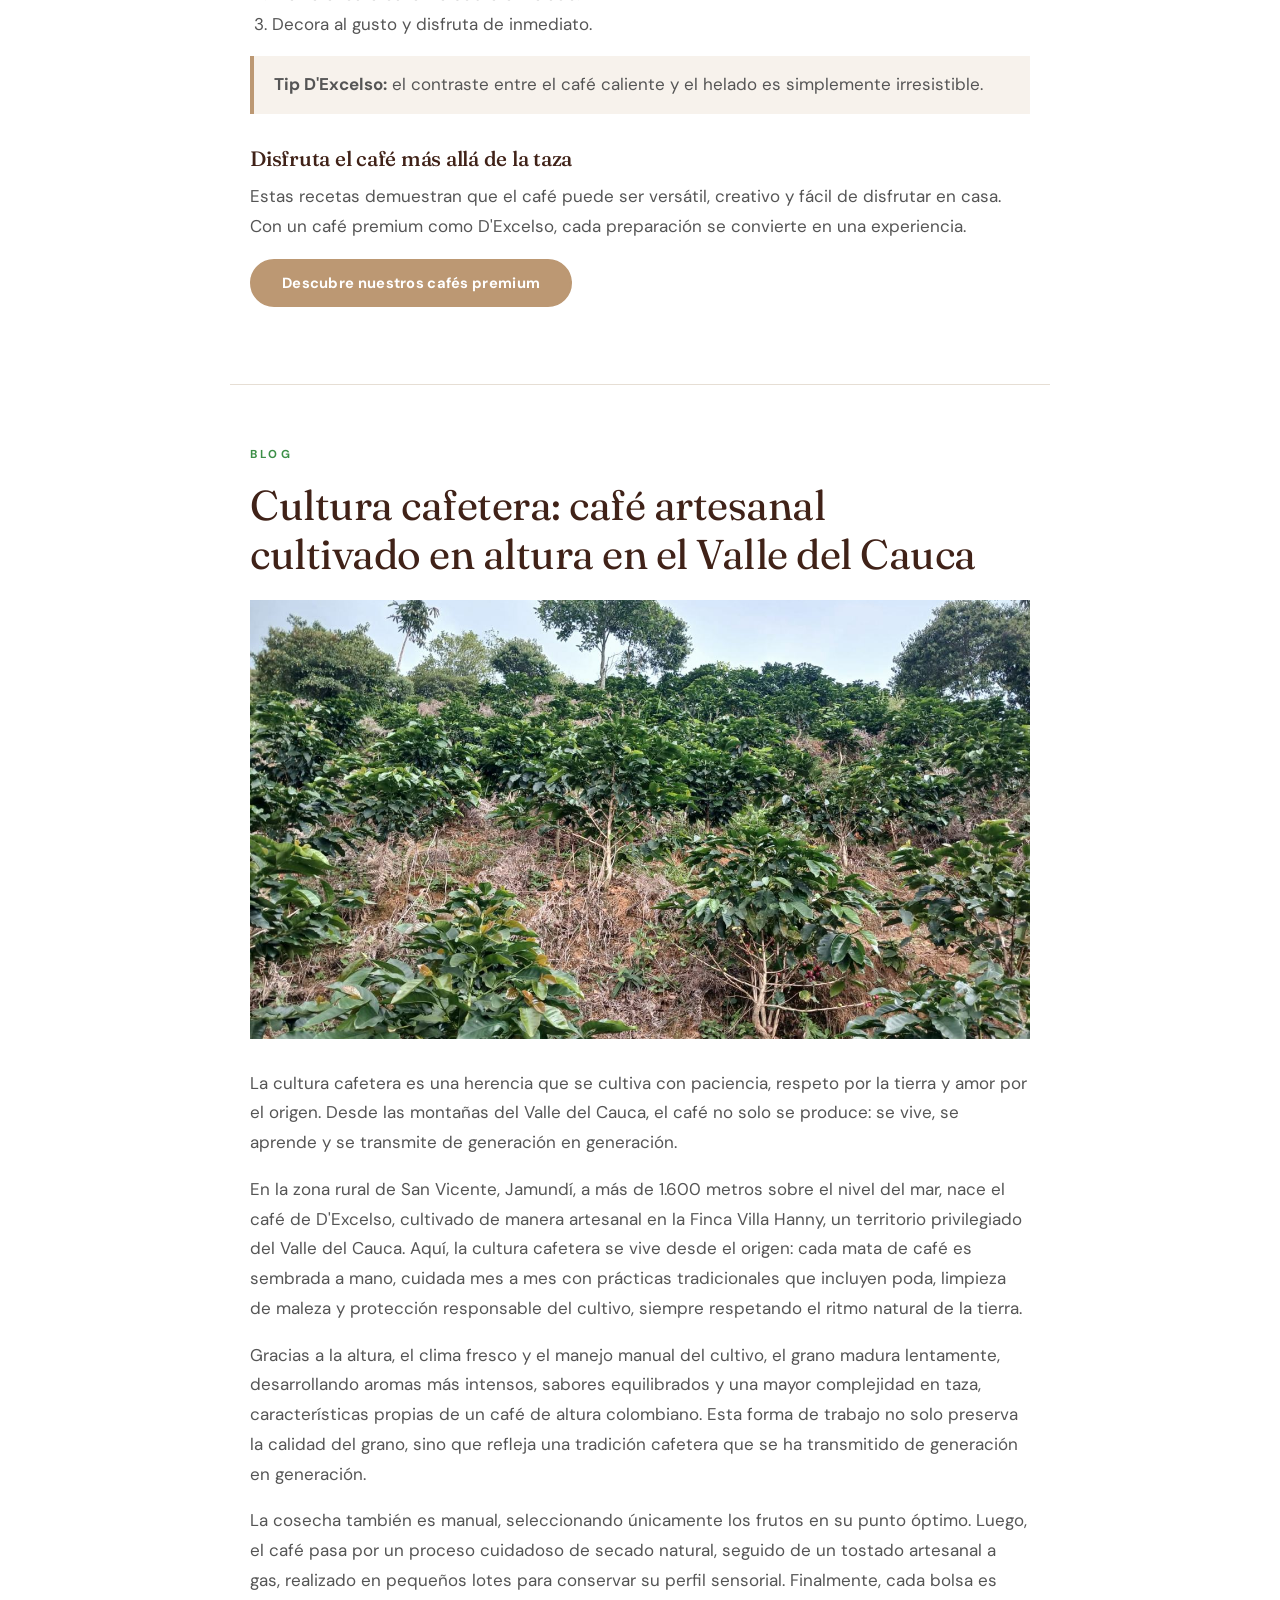
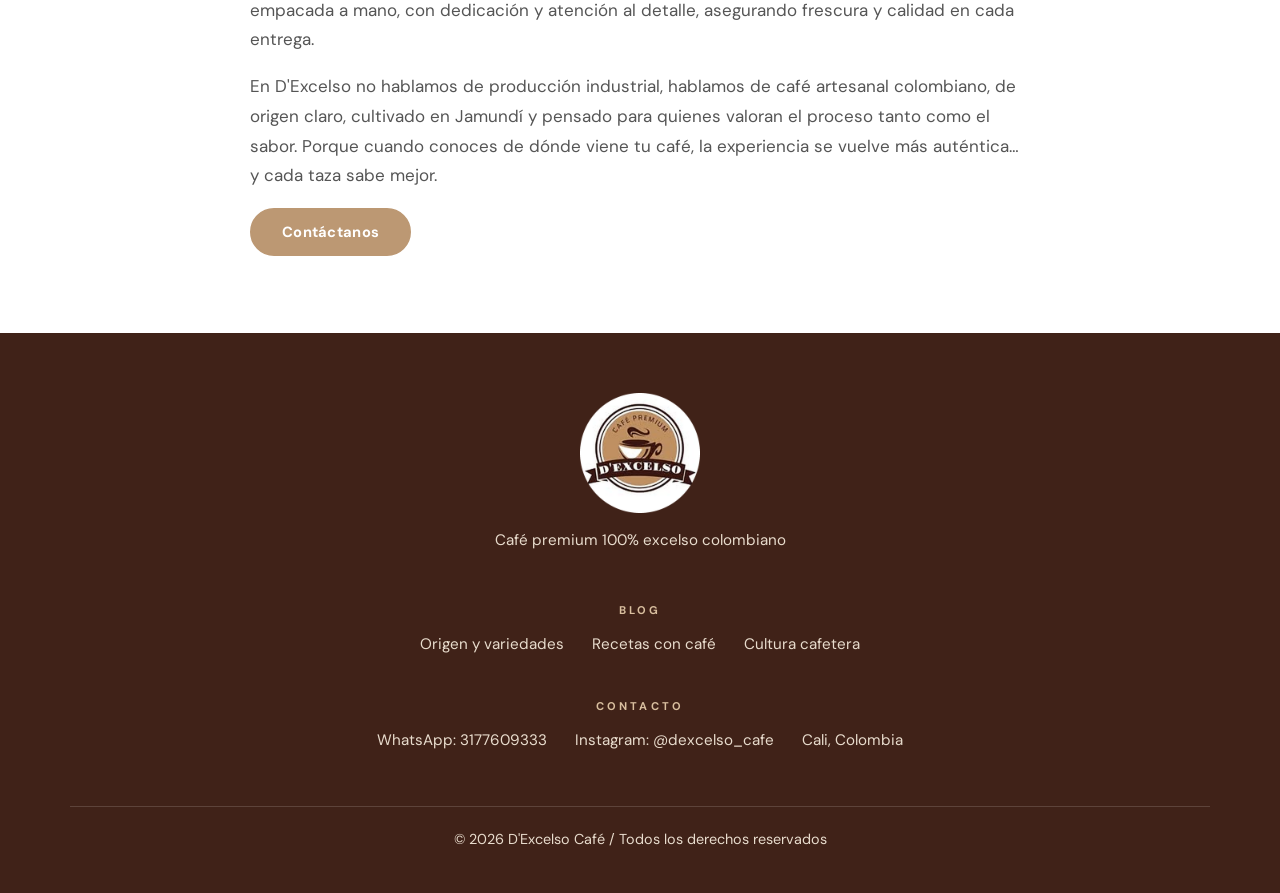
<file: blog.html>
<!DOCTYPE html>
<html lang="es-CO" translate="no">
<head>
  <meta charset="utf-8">
  <meta name="viewport" content="width=device-width, initial-scale=1">
  <meta name="google" content="notranslate">
  <title>Blog – D'Excelso Café</title>
  <meta name="description" content="Origen y variedades, recetas con café y cultura cafetera: el blog de D'Excelso Café, cultivado a 1.600 msnm en Jamundí, Valle del Cauca.">
  <meta name="theme-color" content="#402218">
  <link rel="icon" type="image/png" href="img/logo.png">
  <link rel="preconnect" href="https://fonts.googleapis.com">
  <link rel="preconnect" href="https://fonts.gstatic.com" crossorigin>
  <link href="https://fonts.googleapis.com/css2?family=DM+Sans:opsz,wght@9..40,400;9..40,500;9..40,700&family=Fraunces:ital,opsz,wght@0,9..144,400;0,9..144,500;1,9..144,400&display=swap" rel="stylesheet">
  <link rel="stylesheet" href="styles.css">
</head>
<body>

  <header class="nav">
    <div class="contenedor nav__fila">
      <a class="logo" href="index.html"><img src="img/logo.png" alt="D'Excelso Café Premium" width="300" height="300"></a>
      <ul class="nav__enlaces" id="navEnlaces">
        <li><a href="index.html">Inicio</a></li>
        <li><a href="index.html#historia">Nuestra historia</a></li>
        <li><a href="index.html#tienda">Tienda</a></li>
        <li><a href="blog.html">Blog</a></li>
        <li><a href="index.html#contacto">Contacto</a></li>
      </ul>
      <a class="cotiza js-wa" href="index.html#contacto">
        <svg viewBox="0 0 24 24" fill="none" stroke="currentColor" stroke-width="1.5" stroke-linecap="round" stroke-linejoin="round" aria-hidden="true"><path d="M5 3h4l2 5-2.500 1.500a11 11 0 006 6L16 13l5 2v4a2 2 0 01-2 2A16 16 0 013 5a2 2 0 012-2z"/></svg>
        <div><b>Cotiza con nosotros</b><span>3177609333</span></div>
      </a>
      <button class="nav__boton" id="navBoton" aria-label="Abrir menú" aria-expanded="false" aria-controls="navEnlaces">
        <span></span><span></span><span></span>
      </button>
    </div>
  </header>

  <div class="portadilla" role="img" aria-label="Hojas y frutos de café en la finca"></div>

  <main>

    <!-- ===== Origen y variedades ===== -->
    <article class="articulo" id="origen">
      <span class="etiqueta">Blog</span>
      <h2>Origen y variedades: lo que hace único al café D'Excelso</h2>
      <img src="img/rama.jpg" alt="Rama de café cargada de grano" loading="lazy">
      <p>El sabor de un buen café no comienza en la taza, sino en la tierra donde nace. Por eso, entender el origen y las variedades es esencial para valorar un café realmente premium.</p>
      <p>En D'Excelso, nuestro grano tiene raíces profundas: nace en la Finca Villa Hanny, ubicada en San Vicente, zona rural de Jamundí (Valle del Cauca), a más de 1.600 metros sobre el nivel del mar. Ese entorno —montañoso, fresco y privilegiado— es el que define el carácter y la calidad de nuestro café.</p>

      <h3>El origen: una tierra que transforma el sabor</h3>
      <p>En las zonas altas del Valle del Cauca, la naturaleza trabaja a nuestro favor:</p>
      <ul>
        <li>Las temperaturas más frías ralentizan la maduración.</li>
        <li>La planta desarrolla más azúcares naturales.</li>
        <li>Los granos crecen más densos y compactos.</li>
      </ul>
      <p>¿El resultado? Un café con aroma intenso, acidez brillante y un perfil sensorial más complejo, ideal para quienes disfrutan una taza equilibrada y llena de matices.</p>
      <p>La altura de 1.600 msnm no es un dato técnico: es uno de los secretos que convierten a D'Excelso en un café de alta calidad.</p>

      <h3>Variedades que potencian la experiencia</h3>
      <p>En la finca se cultivan variedades arábicas cuidadosamente seleccionadas por su adaptabilidad al clima de montaña y su excelente perfil sensorial. Estas variedades destacan por:</p>
      <ul>
        <li>Notas dulces y aromáticas</li>
        <li>Cuerpo medio y textura agradable</li>
        <li>Sabores limpios y persistentes</li>
        <li>Excelente desempeño en métodos filtrados y espresso</li>
      </ul>
      <p>Cada variedad aporta un toque especial que, al mezclarse con la altura, el suelo y la tostión artesanal, da vida a una taza única.</p>

      <h3>¿Por qué importa tanto la variedad del café?</h3>
      <p>Porque cada una aporta características distintas al sabor:</p>
      <ul>
        <li>Aromas (florales, frutales, achocolatados)</li>
        <li>Cuerpo (ligero, medio, sedoso)</li>
        <li>Acidez (delicada, brillante, suave)</li>
        <li>Final (corto, prolongado, dulce)</li>
      </ul>
      <p>Conocer la variedad es como leer la etiqueta de un buen vino: te ayuda a elegir mejor y a disfrutar más.</p>
      <p><a class="btn" href="index.html#tienda">Descubre nuestros cafés</a></p>
    </article>

    <!-- ===== Recetas con café ===== -->
    <article class="articulo" id="recetas">
      <span class="etiqueta">Blog</span>
      <h2>Recetas con café: 3 formas deliciosas de disfrutar D'Excelso en casa</h2>
      <img src="img/grano.jpg" alt="Granos de café D'Excelso" loading="lazy">
      <p>El café no solo se disfruta en la mañana. También puede ser el ingrediente estrella para crear momentos especiales, sin ser barista ni tener equipos complicados.</p>
      <p>Aquí te compartimos tres recetas con café fáciles, rápidas y muy populares, perfectas para preparar en casa y sorprenderte con nuevos sabores.</p>

      <h3>1. Capuchino casero (el favorito de todos)</h3>
      <p>Cremoso, aromático y reconfortante. El capuchino es una de las bebidas con café más consumidas en el mundo… y la buena noticia es que puedes hacerlo en casa.</p>
      <p><strong>Ingredientes:</strong></p>
      <ul>
        <li>1 taza de café D'Excelso recién preparado</li>
        <li>½ taza de leche (entera o vegetal)</li>
        <li>Azúcar o endulzante al gusto</li>
        <li>Canela o cacao en polvo (opcional)</li>
      </ul>
      <p><strong>Cómo prepararlo:</strong></p>
      <ol>
        <li>Prepara una taza de café D'Excelso fuerte.</li>
        <li>Calienta la leche sin que hierva.</li>
        <li>Espuma la leche (puede ser con batidor manual, licuadora o frasco).</li>
        <li>Sirve el café y agrega la leche espumada por encima.</li>
        <li>Espolvorea un poco de canela o cacao.</li>
      </ol>
      <p class="tip"><strong>Tip D'Excelso:</strong> usa café de tostión media para un sabor equilibrado y aromático.</p>

      <h3>2. Cold brew (café frío, suave y refrescante)</h3>
      <p>Ideal para días calurosos. El cold brew es tendencia porque es menos ácido, más suave y muy refrescante.</p>
      <p><strong>Ingredientes:</strong></p>
      <ul>
        <li>½ taza de café D'Excelso molido grueso</li>
        <li>4 tazas de agua fría</li>
        <li>Hielo</li>
        <li>Leche o jarabe (opcional)</li>
      </ul>
      <p><strong>Cómo prepararlo:</strong></p>
      <ol>
        <li>Mezcla el café con el agua en una jarra.</li>
        <li>Déjalo reposar en la nevera entre 12 y 18 horas.</li>
        <li>Filtra el café y sírvelo con hielo.</li>
        <li>Agrega leche o jarabe si lo deseas.</li>
      </ol>
      <p class="tip"><strong>Tip D'Excelso:</strong> el café de altura resalta sabores suaves y dulces en el cold brew.</p>

      <h3>3. Café affogato (postre rápido con café)</h3>
      <p>Un clásico italiano que combina lo mejor del café y el postre. Perfecto para cerrar una comida o darte un gusto especial.</p>
      <p><strong>Ingredientes:</strong></p>
      <ul>
        <li>1 bola de helado de vainilla</li>
        <li>1 taza pequeña de café D'Excelso caliente</li>
        <li>Chocolate rallado o nueces (opcional)</li>
      </ul>
      <p><strong>Cómo prepararlo:</strong></p>
      <ol>
        <li>Coloca el helado en un vaso o copa.</li>
        <li>Vierte el café caliente sobre el helado.</li>
        <li>Decora al gusto y disfruta de inmediato.</li>
      </ol>
      <p class="tip"><strong>Tip D'Excelso:</strong> el contraste entre el café caliente y el helado es simplemente irresistible.</p>

      <h3>Disfruta el café más allá de la taza</h3>
      <p>Estas recetas demuestran que el café puede ser versátil, creativo y fácil de disfrutar en casa. Con un café premium como D'Excelso, cada preparación se convierte en una experiencia.</p>
      <p><a class="btn" href="index.html#tienda">Descubre nuestros cafés premium</a></p>
    </article>

    <!-- ===== Cultura cafetera ===== -->
    <article class="articulo" id="cultura">
      <span class="etiqueta">Blog</span>
      <h2>Cultura cafetera: café artesanal cultivado en altura en el Valle del Cauca</h2>
      <img src="img/cafetal.jpg" alt="Cafetal en ladera en la finca" loading="lazy">
      <p>La cultura cafetera es una herencia que se cultiva con paciencia, respeto por la tierra y amor por el origen. Desde las montañas del Valle del Cauca, el café no solo se produce: se vive, se aprende y se transmite de generación en generación.</p>
      <p>En la zona rural de San Vicente, Jamundí, a más de 1.600 metros sobre el nivel del mar, nace el café de D'Excelso, cultivado de manera artesanal en la Finca Villa Hanny, un territorio privilegiado del Valle del Cauca. Aquí, la cultura cafetera se vive desde el origen: cada mata de café es sembrada a mano, cuidada mes a mes con prácticas tradicionales que incluyen poda, limpieza de maleza y protección responsable del cultivo, siempre respetando el ritmo natural de la tierra.</p>
      <p>Gracias a la altura, el clima fresco y el manejo manual del cultivo, el grano madura lentamente, desarrollando aromas más intensos, sabores equilibrados y una mayor complejidad en taza, características propias de un café de altura colombiano. Esta forma de trabajo no solo preserva la calidad del grano, sino que refleja una tradición cafetera que se ha transmitido de generación en generación.</p>
      <p>La cosecha también es manual, seleccionando únicamente los frutos en su punto óptimo. Luego, el café pasa por un proceso cuidadoso de secado natural, seguido de un tostado artesanal a gas, realizado en pequeños lotes para conservar su perfil sensorial. Finalmente, cada bolsa es empacada a mano, con dedicación y atención al detalle, asegurando frescura y calidad en cada entrega.</p>
      <p>En D'Excelso no hablamos de producción industrial, hablamos de café artesanal colombiano, de origen claro, cultivado en Jamundí y pensado para quienes valoran el proceso tanto como el sabor. Porque cuando conoces de dónde viene tu café, la experiencia se vuelve más auténtica… y cada taza sabe mejor.</p>
      <p><a class="btn" href="index.html#contacto">Contáctanos</a></p>
    </article>

  </main>

  <footer class="pie">
    <div class="contenedor">
      <div class="pie__grilla">
        <div>
          <a class="logo" href="index.html"><img src="img/logo.png" alt="D'Excelso Café Premium" width="300" height="300" loading="lazy"></a>
          <p style="margin-top:14px">Café premium 100% excelso colombiano</p>
        </div>
        <div>
          <h3>Blog</h3>
          <ul>
            <li><a href="#origen">Origen y variedades</a></li>
            <li><a href="#recetas">Recetas con café</a></li>
            <li><a href="#cultura">Cultura cafetera</a></li>
          </ul>
        </div>
        <div>
          <h3>Contacto</h3>
          <ul>
            <li><a class="js-wa" href="index.html#contacto">WhatsApp: 3177609333</a></li>
            <li><a href="https://www.instagram.com/dexcelso_cafe/" target="_blank" rel="noopener">Instagram: @dexcelso_cafe</a></li>
            <li>Cali, Colombia</li>
          </ul>
        </div>
      </div>
      <p class="pie__legal">© <span class="js-anio">2026</span> D'Excelso Café / Todos los derechos reservados</p>
    </div>
  </footer>

  <a class="wa-flotante js-wa" id="waFlotante" href="index.html#contacto" aria-label="Escribir por WhatsApp">
    <svg viewBox="0 0 24 24" fill="currentColor" aria-hidden="true"><path d="M12 2a10 10 0 00-8.600 15.100L2 22l5-1.300A10 10 0 1012 2zm0 18a8 8 0 01-4.100-1.100l-.300-.200-3 .800.800-2.900-.200-.300A8 8 0 1112 20zm4.400-6c-.200-.100-1.400-.700-1.600-.800s-.400-.100-.500.100-.600.800-.800 1-.300.200-.500.100a6.500 6.500 0 01-3.200-2.800c-.200-.400.200-.400.700-1.200.100-.200 0-.300 0-.400l-.700-1.800c-.200-.500-.400-.400-.500-.400h-.500a.900.900 0 00-.600.300 2.700 2.700 0 00-.900 2 4.700 4.700 0 001 2.500 10.800 10.800 0 004.100 3.600c1.500.600 2.100.700 2.900.600a2.400 2.400 0 001.600-1.100 2 2 0 00.100-1.100c0-.100-.200-.200-.400-.300z"/></svg>
  </a>

  <script src="sitio.js"></script>
</body>
</html>
</file>
<file: styles.css>
/* ==========================================================================
   D'Excelso Café — sistema de diseño
   Colores, fuentes y estructura del sitio original (Oswald + Catamaran,
   café oscuro, arena y verde hoja).
   ========================================================================== */

:root {
  --cafe: #402218;        /* barra superior, títulos y pie */
  --cafe-oscuro: #2c1710;
  --arena: #bc9873;       /* cajas y botones */
  --arena-clara: #d9bf9f;
  --verde: #3c8f47;       /* etiquetas pequeñas */
  --texto: #555555;
  --fondo: #ffffff;
  --fondo-2: #f7f2ec;
  --linea: #e6ded4;
  --whatsapp: #25d366;

  --f-titulo: "Fraunces", Georgia, "Times New Roman", serif;
  --f-texto: "DM Sans", system-ui, -apple-system, "Segoe UI", sans-serif;

  --ancho: 1180px;
  --alto-nav: 90px;
}

*, *::before, *::after { box-sizing: border-box; }
[hidden] { display: none !important; }
html { scroll-behavior: smooth; scroll-padding-top: var(--alto-nav); }

body {
  margin: 0;
  font-family: var(--f-texto);
  font-size: 17px;
  line-height: 1.75;
  color: var(--texto);
  background: var(--fondo);
  overflow-x: hidden;
}
img { max-width: 100%; height: auto; display: block; }
a { color: inherit; }

h1, h2, h3 {
  font-family: var(--f-titulo);
  font-weight: 400;
  letter-spacing: -.012em;
  line-height: 1.18;
  color: var(--cafe);
  text-wrap: balance;
  margin: 0 0 .5em;
}
h1 { font-size: clamp(2.4rem, 6vw, 4.4rem); }
h2 { font-size: clamp(1.8rem, 3.6vw, 2.7rem); }
h3 { font-size: 1.3rem; font-weight: 500; }
p { margin: 0 0 1em; }

.contenedor { width: 100%; max-width: var(--ancho); margin: 0 auto; padding: 0 20px; }
.seccion { padding: clamp(60px, 8vw, 100px) 0; }
.seccion--arena { background: var(--fondo-2); }
.seccion--cafe { background: var(--cafe); color: #f1e6d8; }
.seccion--cafe h2, .seccion--cafe h3 { color: #fff; }
.centro { text-align: center; }
.centro .bajada { margin-left: auto; margin-right: auto; }

.etiqueta {
  display: block;
  font-size: .72rem;
  font-weight: 700;
  letter-spacing: .28em;
  text-transform: uppercase;
  color: var(--verde);
  margin-bottom: 16px;
}
.seccion--cafe .etiqueta { color: var(--arena-clara); }
.bajada { font-size: 1.1rem; max-width: 58ch; }

/* ---------- Botones ---------- */
.btn {
  display: inline-flex; align-items: center; justify-content: center; gap: 10px;
  padding: 12px 30px; border-radius: 999px;
  font: 700 .92rem var(--f-texto); letter-spacing: .02em;
  text-decoration: none; cursor: pointer;
  border: 2px solid var(--arena); background: var(--arena); color: #fff;
  transition: background .2s ease, color .2s ease, border-color .2s ease;
}
.btn:hover { background: var(--cafe); border-color: var(--cafe); }
.btn--linea { background: transparent; border-color: #fff; color: #fff; }
.btn--linea:hover { background: #fff; border-color: #fff; color: var(--cafe); }
.btn--ancho { width: 100%; }
.btn--wa { background: var(--whatsapp); border-color: var(--whatsapp); color: #06301a; }
.btn--wa:hover { background: #1eb956; border-color: #1eb956; color: #06301a; }
.btn svg { width: 22px; height: 22px; flex: none; }

/* ---------- Barra superior ---------- */
.nav { position: sticky; top: 0; z-index: 50; background: var(--cafe); }
.nav__fila { display: flex; align-items: center; justify-content: space-between; gap: 20px; height: var(--alto-nav); }
.logo img { height: 78px; width: auto; }
.nav__enlaces { display: flex; align-items: center; gap: 38px; list-style: none; margin: 0; padding: 0; }
.nav__enlaces a {
  color: #fff; text-decoration: none;
  font-size: .76rem; font-weight: 700; text-transform: uppercase; letter-spacing: .16em;
}
.nav__enlaces a:hover { color: var(--arena-clara); }
.cotiza {
  display: flex; align-items: center; gap: 12px;
  padding: 10px 20px; align-self: stretch; margin: 8px 0;
  background: var(--arena); color: #fff; text-decoration: none; line-height: 1.25;
}
.cotiza:hover { background: #a98561; }
.cotiza svg { width: 26px; height: 26px; flex: none; }
.cotiza b { display: block; font: 700 .72rem var(--f-texto); letter-spacing: .14em; text-transform: uppercase; }
.cotiza span { font-size: 1.1rem; }
.nav__boton { display: none; background: none; border: 0; padding: 8px; cursor: pointer; }
.nav__boton span { display: block; width: 28px; height: 2px; background: #fff; margin: 7px 0; }

/* ---------- Portada ---------- */
.hero {
  position: relative;
  min-height: min(calc(100svh - var(--alto-nav)), 760px);
  display: flex; align-items: center;
  text-align: center; color: #fff;
  background: var(--cafe) url("img/portada.jpg") 50% 50% / cover no-repeat;
}
.hero::before { content: ""; position: absolute; inset: 0; background: rgba(34, 18, 12, .62); }
.hero__contenido { position: relative; padding-top: 60px; padding-bottom: 60px; }
.hero .etiqueta { color: var(--arena-clara); font-size: .8rem; }
.hero h1 { color: #fff; }
.hero__texto { font-size: clamp(1.1rem, 2vw, 1.3rem); max-width: 52ch; margin: 0 auto .4em; }
.hero__acciones { display: flex; flex-wrap: wrap; justify-content: center; gap: 16px; margin-top: 30px; }

/* ---------- Historia ---------- */
.dos { display: grid; grid-template-columns: 1fr 1fr; gap: clamp(32px, 6vw, 80px); align-items: center; }
.foto img { width: 100%; height: auto; max-height: 600px; aspect-ratio: 4 / 5; object-fit: cover; object-position: top; }
.compromiso { list-style: none; margin: 0 0 28px; padding: 0; }
.compromiso li { position: relative; padding: 6px 0 6px 32px; }
.compromiso li::before {
  content: ""; position: absolute; left: 2px; top: 1em;
  width: 15px; height: 8px;
  border-left: 3px solid var(--verde); border-bottom: 3px solid var(--verde);
  transform: rotate(-45deg);
}

.dos--arriba { align-items: start; }
.foto--alta img { aspect-ratio: 3 / 4; max-height: 760px; object-position: center; }
.dos .foto:not(.foto--alta) img { aspect-ratio: 4 / 3; max-height: none; object-position: center; }
.subtitulo { margin-top: 1.4em; }
.dos > div > .subtitulo:first-child { margin-top: 0; }
.familia {
  display: flex; align-items: center; gap: 28px;
  margin-top: clamp(40px, 6vw, 72px); padding: 26px 30px;
  background: var(--fondo-2); border-left: 5px solid var(--arena);
}
.familia img { width: 150px; height: 150px; flex: none; border-radius: 50%; object-fit: cover; object-position: 50% 18%; }
.familia p { margin: 0 0 .5em; }
.familia .nota { font-size: .95rem; font-style: italic; margin: 0; }
@media (max-width: 600px) { .familia { flex-direction: column; text-align: center; padding: 26px 20px; } }

/* ---------- Franja Café Premium ---------- */
.premium { display: grid; grid-template-columns: 1fr 1fr; gap: clamp(32px, 6vw, 72px); align-items: center; }
.premium__foto img { width: 100%; height: 100%; min-height: 520px; object-fit: cover; }
/* Bloque partido de lado a lado: panel café con texto + foto */
.seccion--cafe:has(> .premium) { padding: 0; }
.premium { max-width: none; padding: 0; gap: 0; align-items: stretch; }
.premium > div:not(.premium__foto) { order: -1; align-self: center; padding: clamp(48px, 7vw, 110px) clamp(24px, 7vw, 110px); }
.cifras { display: grid; grid-template-columns: 1fr 1fr; gap: 24px 20px; margin-top: 30px; }
.cifra strong { display: block; font: 400 1.9rem/1.15 var(--f-titulo); color: var(--arena-clara); }
.cifra span { font-size: .98rem; }

/* ---------- Tienda ---------- */
.tienda { display: grid; grid-template-columns: repeat(3, 1fr); gap: 26px; margin-top: 46px; text-align: center; }
.cafe-card { background: #fff; display: flex; flex-direction: column; }
.cafe-card img { width: 100%; aspect-ratio: 4 / 3; object-fit: cover; }
.cafe-card__cuerpo { padding: 26px 16px 10px; display: flex; flex-direction: column; align-items: center; flex: 1; }
.cafe-card__cuerpo p { font-size: 1rem; }
.cafe-card .precio { font: 400 1.7rem var(--f-titulo); color: var(--arena); margin: auto 0 16px; }
.cafe-card .precio small { font: 400 .95rem var(--f-texto); color: var(--texto); }
.aviso { margin: 34px auto 0; max-width: 70ch; padding: 16px 22px; border: 1px dashed var(--arena); background: #fff; font-size: 1rem; }
.aviso b { color: var(--cafe); }

/* ---------- Franjas con foto ---------- */
.franja {
  position: relative; text-align: center; color: #fff;
  padding: clamp(80px, 12vw, 150px) 0;
  background: var(--cafe) center / cover no-repeat;
}
.franja::before { content: ""; position: absolute; inset: 0; background: rgba(34, 18, 12, .66); }
.franja > * { position: relative; }
.franja h2 { color: #fff; margin-bottom: .3em; }
.franja p { font-size: 1.2rem; margin-bottom: 26px; }
.franja--cafetal { background-image: url("img/cafetal.jpg"); }
.franja--paisaje { background-image: url("img/paisaje.jpg"); }

/* ---------- Proceso ---------- */
.pasos { display: grid; grid-template-columns: repeat(3, 1fr); gap: 46px 30px; margin-top: 50px; counter-reset: paso; text-align: center; }
.paso { counter-increment: paso; }
.paso img { width: 100%; aspect-ratio: 4 / 3; object-fit: cover; }
.paso__cuerpo { padding: 22px 10px 0; }
.paso__cuerpo h3::before {
  content: "Paso " counter(paso, decimal-leading-zero); display: block; margin-bottom: 10px;
  font: 700 .68rem var(--f-texto); letter-spacing: .28em; text-transform: uppercase; color: var(--verde);
}
.paso__cuerpo p { margin: 0; font-size: 1rem; }

/* ---------- Cuatro columnas con línea punteada ---------- */
.cuatro { display: grid; grid-template-columns: repeat(4, 1fr); }
.cuatro > div { padding: 6px 26px; border-left: 2px dotted var(--cafe); }
.cuatro > div:first-child { border-left: 0; padding-left: 0; }
.cuatro p { margin: 0; font-size: 1rem; }

/* ---------- Blog ---------- */
.blog { display: grid; grid-template-columns: repeat(3, 1fr); gap: 30px; margin-top: 46px; text-align: left; }
.entrada img { width: 100%; aspect-ratio: 1; object-fit: cover; margin-bottom: 20px; }
.entrada h3 { color: var(--arena); margin-bottom: .2em; }
.entrada h3 a { text-decoration: none; }
.entrada p { font-size: 1rem; }
.leer { font: 700 .9rem var(--f-texto); color: var(--cafe); text-decoration: underline; text-underline-offset: 4px; }
.leer:hover { color: var(--arena); }

/* ---------- Artículos (blog.html) ---------- */
.portadilla { background: var(--cafe) url("img/hojas.jpg") center / cover no-repeat; height: clamp(180px, 26vw, 300px); }
.articulo { max-width: 820px; margin: 0 auto; padding: 60px 20px; border-bottom: 1px solid var(--linea); }
.articulo:last-of-type { border-bottom: 0; }
.articulo h2 { font-size: clamp(1.8rem, 4vw, 2.6rem); }
.articulo h3 { margin-top: 1.6em; }
.articulo img { width: 100%; aspect-ratio: 16 / 9; object-fit: cover; margin: 10px 0 30px; }
.articulo ul, .articulo ol { padding-left: 1.3em; margin: 0 0 1em; }
.articulo .tip { padding: 14px 20px; background: var(--fondo-2); border-left: 4px solid var(--arena); }

/* ---------- Video ---------- */
.video { display: grid; grid-template-columns: 1.2fr 1fr; gap: clamp(32px, 6vw, 80px); align-items: center; }
.video video { border-radius: 14px; width: 100%; max-width: 400px; height: auto; aspect-ratio: 3 / 4; margin: 0 auto; display: block; background: #000; border: 6px solid var(--arena); }
@media (max-width: 1000px) { .video { grid-template-columns: 1fr; text-align: center; } .video .bajada { margin-left: auto; margin-right: auto; } }

/* ---------- Contacto ---------- */
.contacto-datos { display: grid; grid-template-columns: repeat(4, 1fr); gap: 20px; margin: 46px 0; text-align: center; }
.contacto-datos div { padding: 28px 16px; background: #fff; border: 1px solid var(--linea); }
.contacto-datos svg { width: 34px; height: 34px; color: var(--arena); margin: 0 auto 12px; display: block; }
.contacto-datos h3 { font-size: 1.15rem; margin-bottom: .2em; }
.contacto-datos p { margin: 0; font-size: 1rem; }
.contacto-datos a { text-decoration: none; }
.form { max-width: 760px; margin: 0 auto; padding: clamp(22px, 4vw, 40px); background: #fff; border: 1px solid var(--linea); text-align: left; }
.form__fila { display: grid; grid-template-columns: 1fr 1fr; gap: 18px; }
.campo { display: block; margin-bottom: 18px; }
.campo > span { display: block; font: 700 .7rem var(--f-texto); text-transform: uppercase; letter-spacing: .16em; color: var(--cafe); margin-bottom: 6px; }
.campo input, .campo select, .campo textarea {
  width: 100%; padding: 12px 14px;
  font: inherit; color: #333; background: #fff; border: 1px solid #cfc4b6; border-radius: 8px;
}
.campo input:focus, .campo select:focus, .campo textarea:focus { outline: 2px solid var(--arena); outline-offset: 1px; }
.campo textarea { min-height: 90px; resize: vertical; }
.form__nota { margin: 14px 0 0; font-size: .9rem; text-align: center; }

/* ---------- Pie ---------- */
.pie { background: var(--cafe); color: #e8dccd; padding: 60px 0 26px; font-size: .95rem; text-align: center; }
.pie__grilla { display: grid; grid-template-columns: 1fr; gap: 34px; justify-items: center; }
.pie__grilla > div:first-child { display: flex; flex-direction: column; align-items: center; }
.pie .logo img { height: 120px; }
.pie h3 { color: var(--arena-clara); font: 700 .7rem var(--f-texto); letter-spacing: .28em; text-transform: uppercase; margin-bottom: 14px; }
.pie ul { display: flex; flex-wrap: wrap; justify-content: center; gap: 6px 28px; }
.pie ul { list-style: none; margin: 0; padding: 0; }
.pie li { margin-bottom: 8px; }
.pie a { text-decoration: none; }
.pie a:hover { color: var(--arena-clara); }
.redes { display: flex; gap: 12px; margin-top: 16px; }
.redes a { width: 42px; height: 42px; display: grid; place-items: center; border-radius: 50%; background: var(--arena); color: #fff; }
.redes a:hover { background: #fff; color: var(--cafe); }
.redes svg { width: 20px; height: 20px; }
.pie__legal { margin-top: 44px; padding-top: 20px; border-top: 1px solid rgba(255, 255, 255, .15); font-size: .9rem; text-align: center; }

/* ---------- WhatsApp flotante ---------- */
.wa-flotante {
  position: fixed; right: 18px; bottom: 18px; z-index: 60;
  width: 58px; height: 58px; border-radius: 50%;
  display: grid; place-items: center;
  background: var(--whatsapp); color: #fff;
  box-shadow: 0 8px 24px rgba(0, 0, 0, .3);
  opacity: 0; transform: translateY(16px); pointer-events: none;
  transition: opacity .25s ease, transform .25s ease;
}
.wa-flotante.visible { opacity: 1; transform: none; pointer-events: auto; }
.wa-flotante svg { width: 30px; height: 30px; }

@media (prefers-reduced-motion: reduce) { html { scroll-behavior: auto; } }

/* ---------- Tableta y celular ---------- */
@media (max-width: 1000px) {
  :root { --alto-nav: 74px; }
  .logo img { height: 62px; }
  .cotiza { display: none; }
  .nav__boton { display: block; }
  .nav__enlaces {
    position: absolute; top: var(--alto-nav); left: 0; right: 0;
    flex-direction: column; align-items: stretch; gap: 0;
    padding: 4px 20px 18px; background: var(--cafe);
    display: none;
  }
  .nav__enlaces.abierto { display: flex; }
  .nav__enlaces a { display: block; padding: 14px 0; border-bottom: 1px solid rgba(255, 255, 255, .12); }

  .dos, .premium { grid-template-columns: 1fr; }
  .premium__foto img { min-height: 0; aspect-ratio: 4 / 3; }
  .foto img { aspect-ratio: 4 / 3; }
  .tienda, .pasos, .blog { grid-template-columns: 1fr 1fr; }
  .cuatro, .contacto-datos { grid-template-columns: 1fr 1fr; gap: 30px 0; }
  .contacto-datos { gap: 16px; }
  .cuatro > div:nth-child(3) { border-left: 0; padding-left: 0; }
  .pie__grilla { grid-template-columns: 1fr; }
}
@media (max-width: 600px) {
  body { font-size: 17px; }
  .tienda, .pasos, .blog, .cuatro, .form__fila { grid-template-columns: 1fr; }
  .form__fila { gap: 0; }
  .cuatro > div { border-left: 0; padding: 0 0 22px; border-bottom: 2px dotted var(--cafe); }
  .cuatro > div:last-child { border-bottom: 0; padding-bottom: 0; }
  .hero__acciones .btn { width: 100%; }
}
</file>
